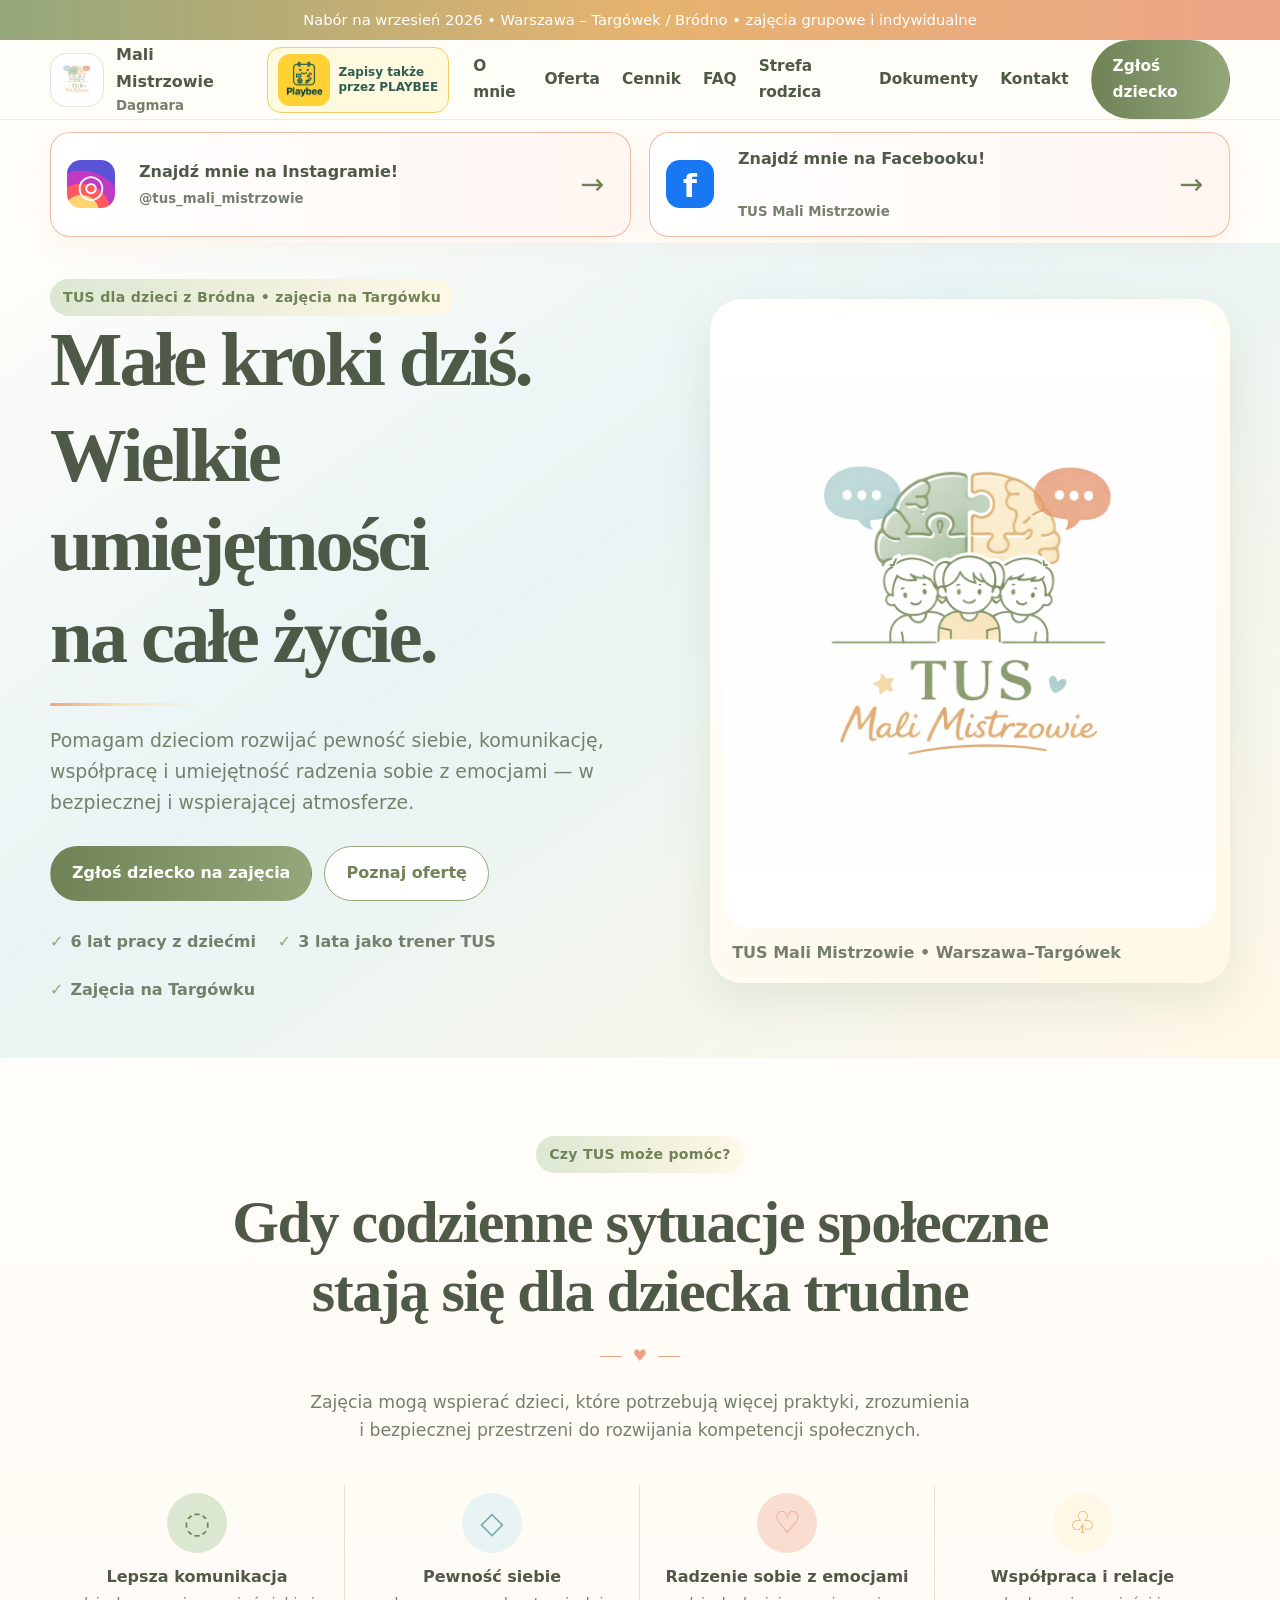
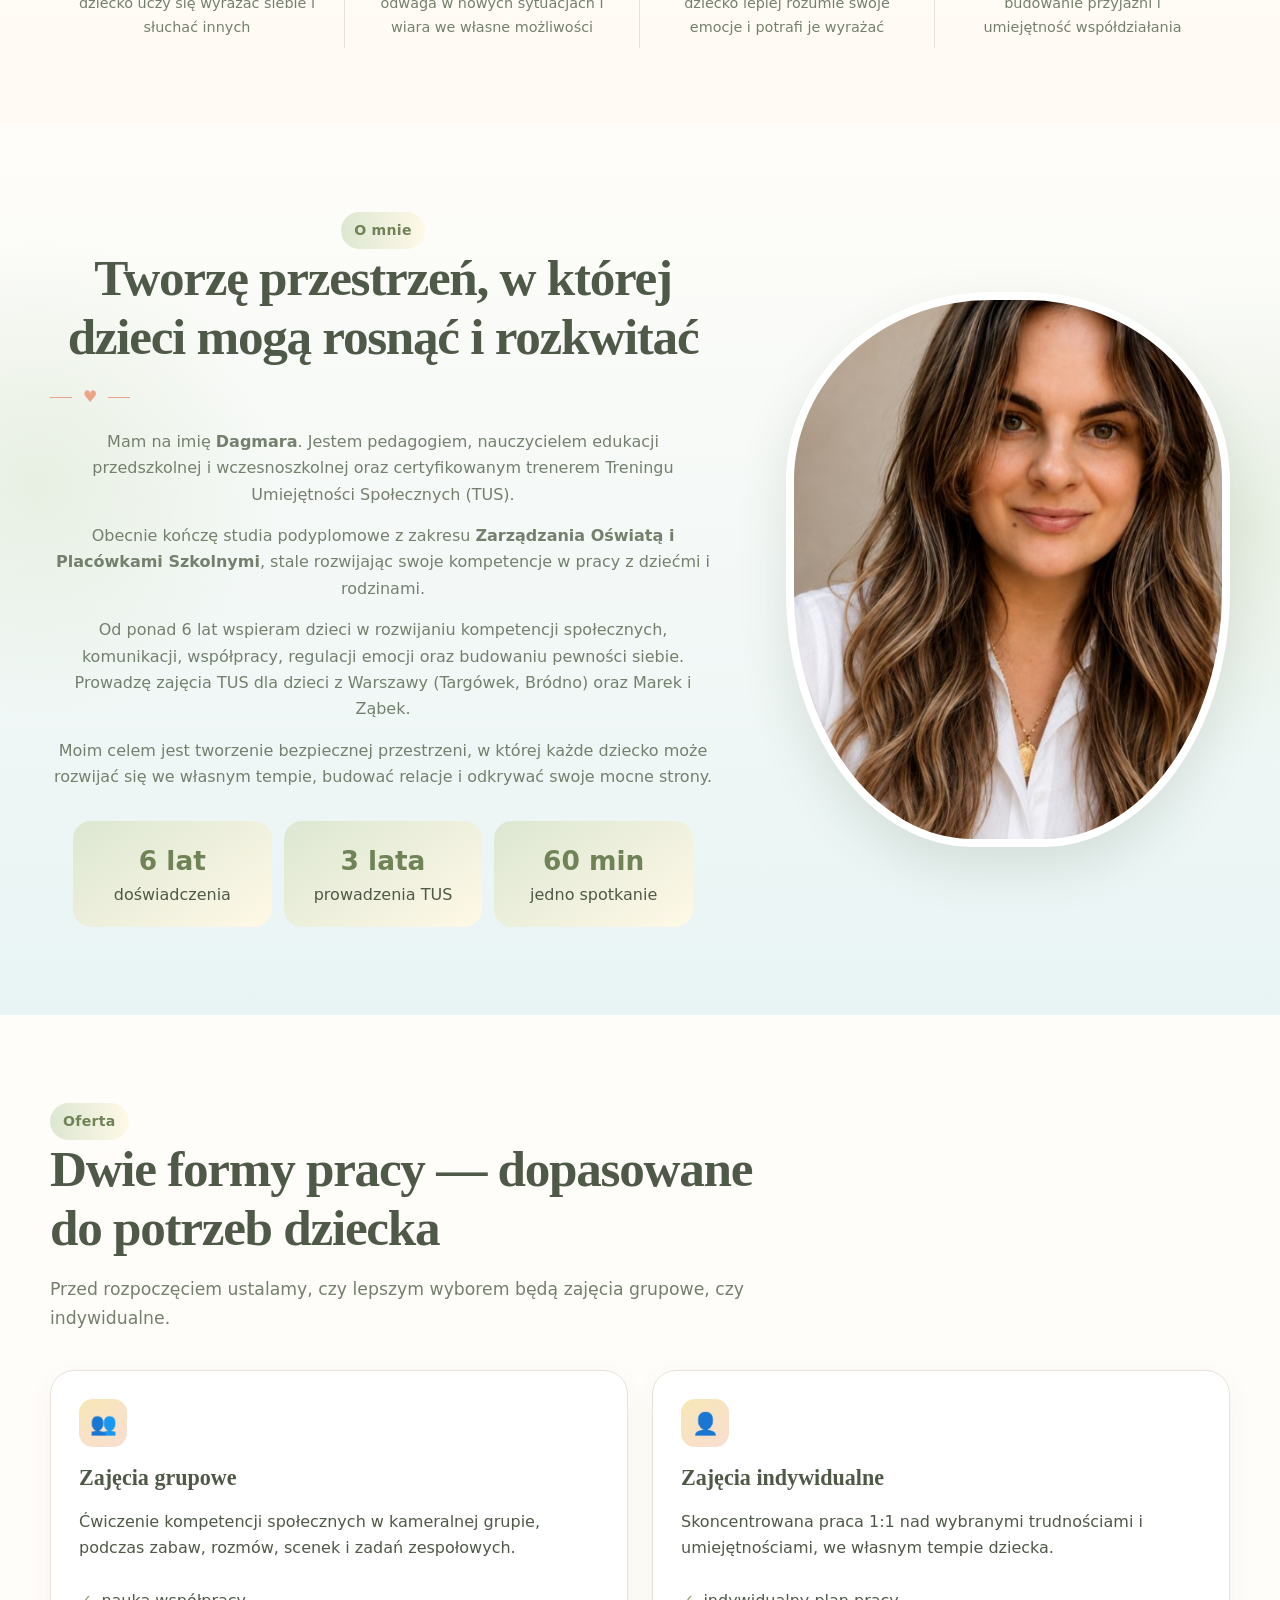
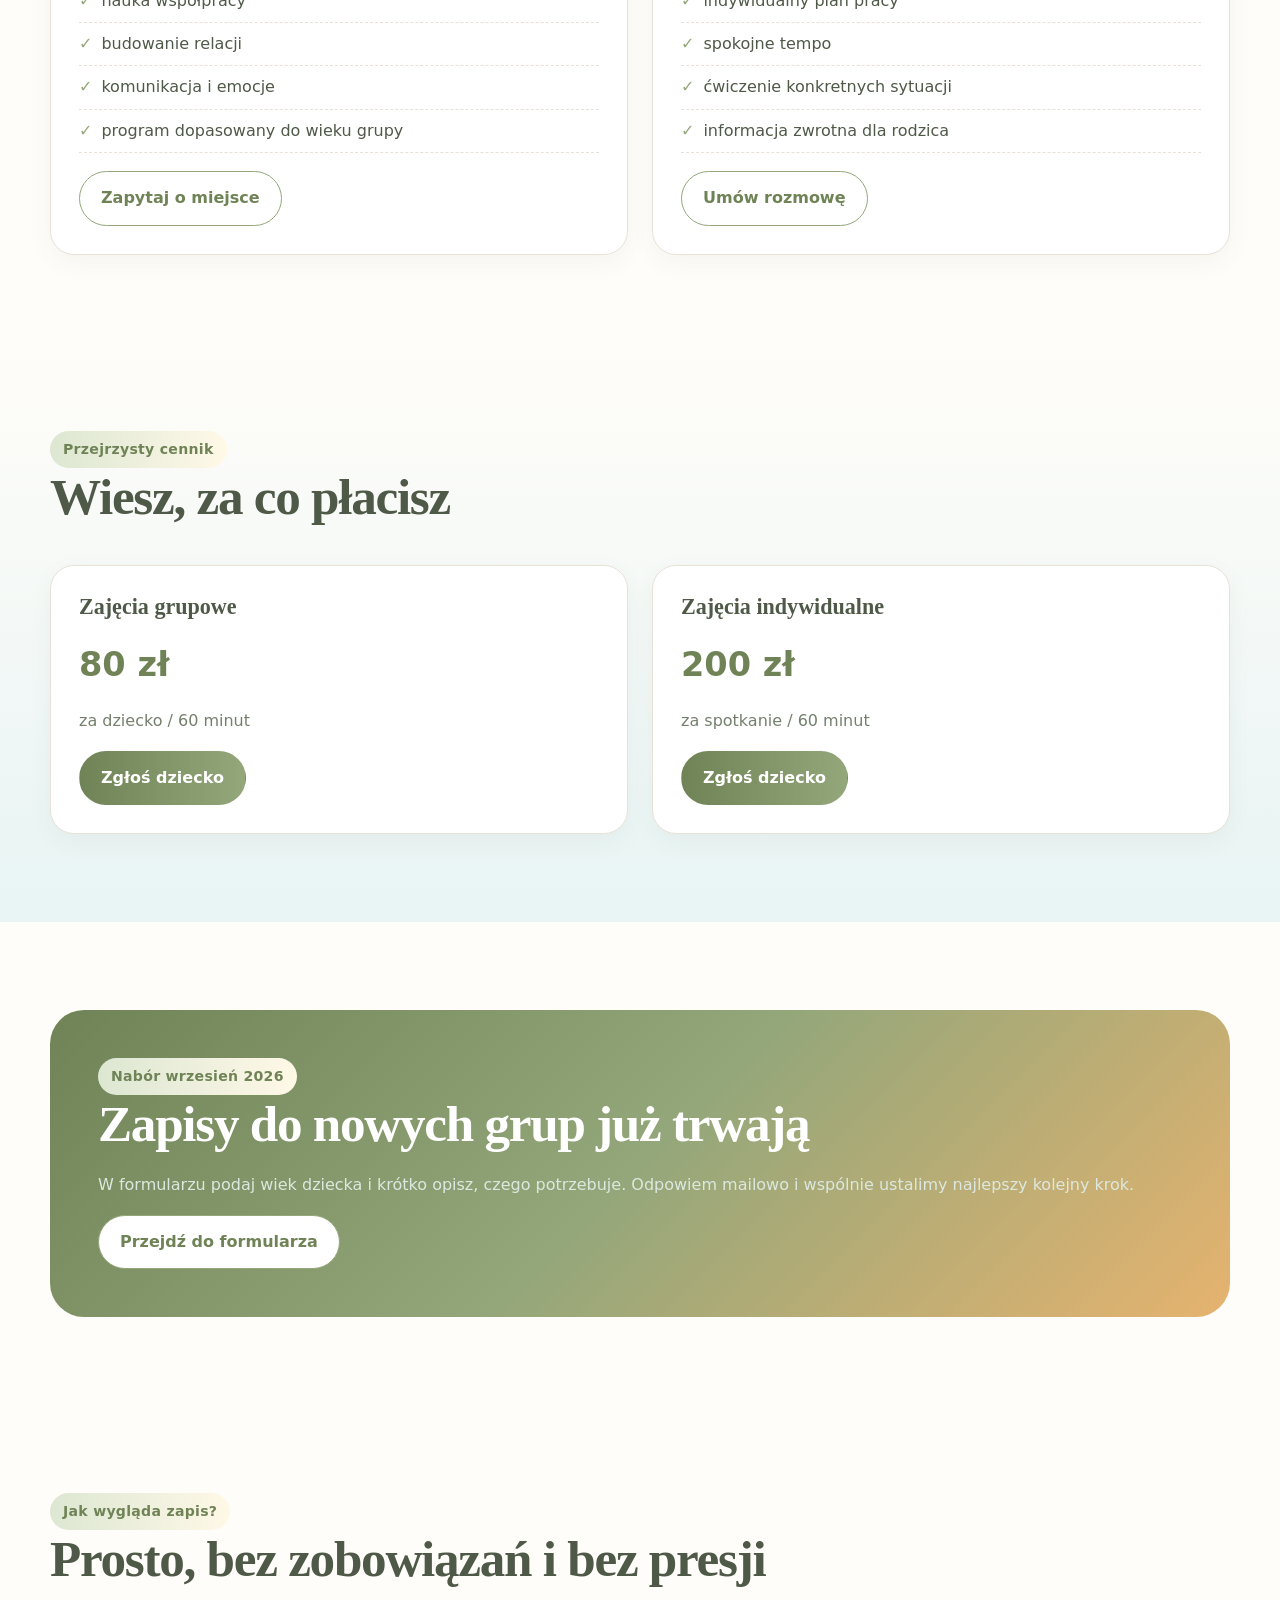
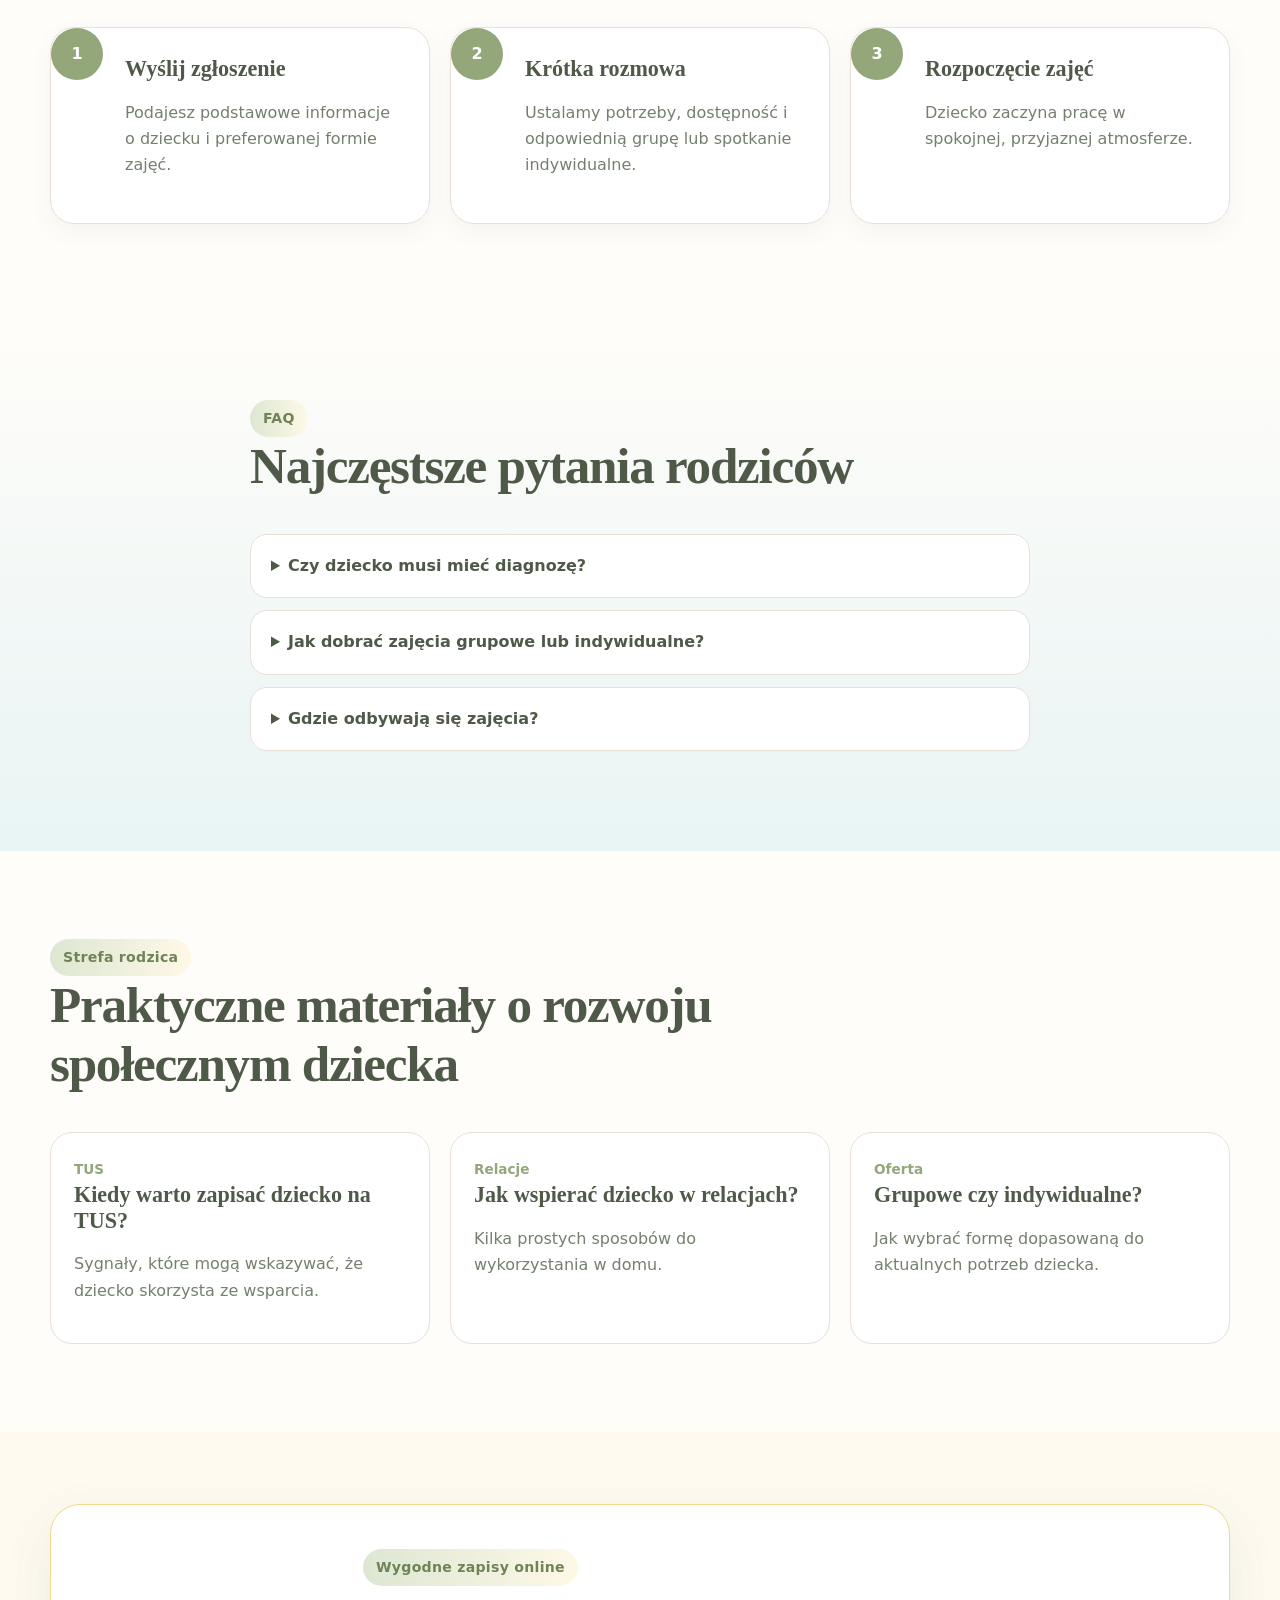
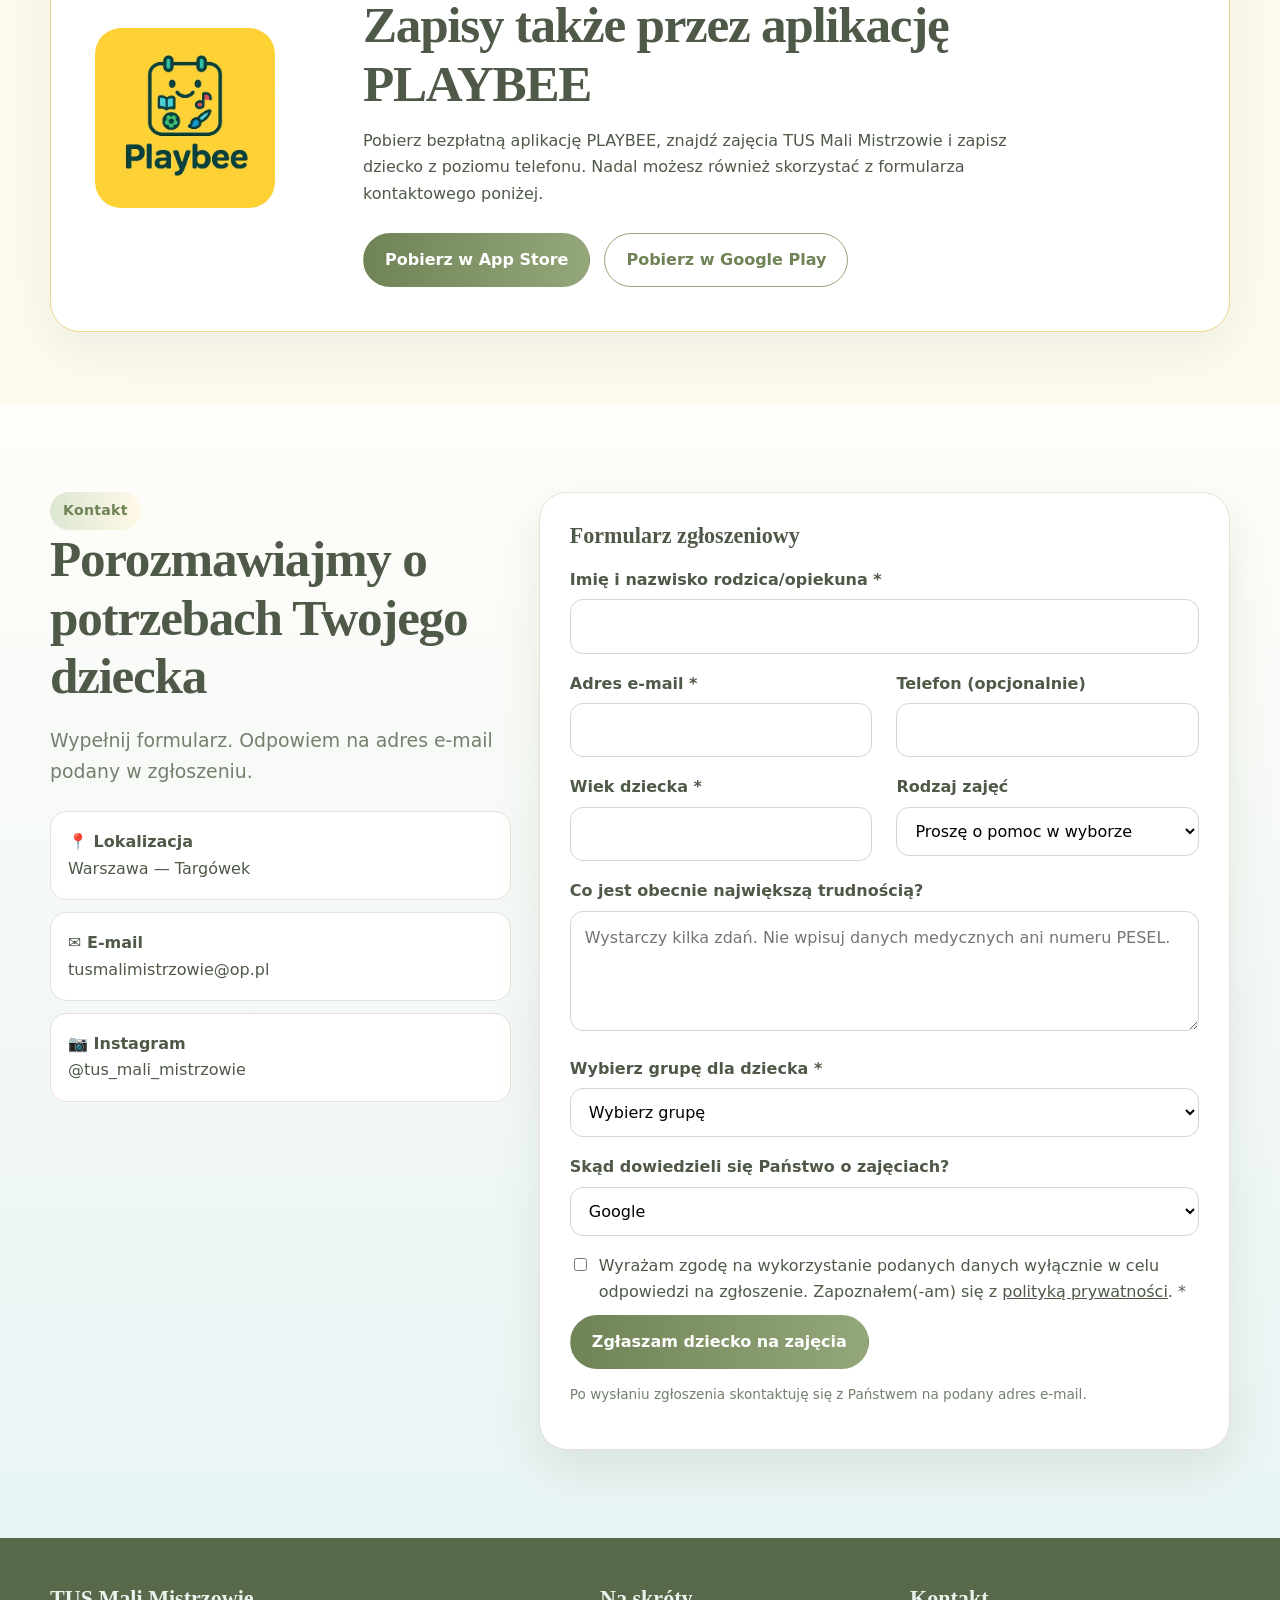
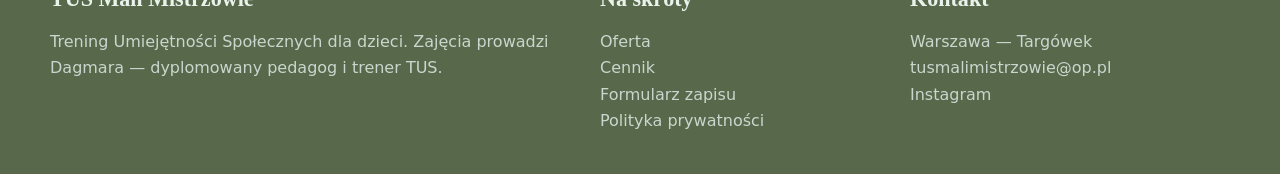
<file: index.html>
<!doctype html>
<html lang="pl">
<head>
<meta charset="utf-8"><meta name="viewport" content="width=device-width,initial-scale=1">
<title>TUS Bródno – zajęcia dla dzieci na Targówku</title>

<meta name="description"
      content="TUS dla dzieci z Bródna. Zajęcia grupowe i indywidualne odbywają się na warszawskim Targówku przy ul. Chodeckiej 4.">

<link rel="canonical" href="https://tusmalimistrzowie.pl/">

<meta property="og:title"
      content="TUS Bródno – zajęcia dla dzieci na Targówku">

<meta property="og:description"
      content="Trening Umiejętności Społecznych dla dzieci z Bródna. Zajęcia odbywają się na Targówku przy ul. Chodeckiej 4.">
<meta property="og:type" content="website">
<link rel="stylesheet" href="assets/css/style.css">
<script type="application/ld+json">
{"@context":"https://schema.org","@type":"EducationalOrganization","name":"TUS Mali Mistrzowie","areaServed":["Targówek","Bródno","Marki","Ząbki","Warszawa"],"email":"tusmalimistrzowie@op.pl","founder":{"@type":"Person","name":"Dagmara"},"sameAs":["https://www.instagram.com/tus_mali_mistrzowie"]}
</script> 
  <!-- Google tag (gtag.js) -->
<script async src="https://www.googletagmanager.com/gtag/js?id=G-EM2VTX6F86"></script>
<script>
  window.dataLayer = window.dataLayer || [];
  function gtag(){dataLayer.push(arguments);}
  gtag('js', new Date());

  gtag('config', 'G-EM2VTX6F86');
</script>
</head>
<body>

<a class="skip" href="#tresc">Przejdź do treści</a>
<div class="topbar">Nabór na wrzesień 2026 • Warszawa – Targówek / Bródno • zajęcia grupowe i indywidualne</div>
<header>
  <div class="container nav">
    <a class="brand" href="index.html"><img class="brand-logo" src="assets/images/zdjecie-1.png" alt="Logo TUS Mali Mistrzowie"><span>Mali Mistrzowie<small>Dagmara</small></span></a>
    <a class="playbee-header" href="#playbee" aria-label="Zapisy także przez aplikację PLAYBEE">
  <img src="assets/images/playbee-logo.png" alt="Logo PLAYBEE" style="width:52px;height:52px;object-fit:contain;border-radius:12px;">
  <span>Zapisy także<br>przez PLAYBEE</span>
</a>
    <button class="mobile-toggle" aria-label="Otwórz menu">☰</button>
    <nav class="menu" aria-label="Menu główne">
      <a href="index.html#o-mnie">O mnie</a>
      <a href="index.html#oferta">Oferta</a>
      <a href="index.html#cennik">Cennik</a>
      <a href="index.html#faq">FAQ</a>
      <a href="index.html#blog">Strefa rodzica</a>
      <a href="dokumenty.html">Dokumenty</a>
      <a href="index.html#kontakt">Kontakt</a>
      <a class="btn btn-primary" href="index.html#formularz">Zgłoś dziecko</a>
    </nav>
  </div>
</header>

<section class="instagram-strip" aria-label="Instagram">
  <div class="container social-grid">
    <a class="instagram-card" href="https://www.instagram.com/tus_mali_mistrzowie" target="_blank" rel="noopener">
      <span class="instagram-icon" aria-hidden="true">◎</span>
      <span>
        <strong>Znajdź mnie na Instagramie!</strong>
        <small>@tus_mali_mistrzowie</small>
      </span>
      <span class="instagram-arrow" aria-hidden="true">→</span>
    </a>
        <a class="instagram-card"
   href="https://www.facebook.com/share/1Q5MGpNiFF/?mibextid=wwXIfr"
   target="_blank"
   rel="noopener noreferrer">

  <span class="instagram-icon"
        aria-hidden="true"
        style="background:#1877f2;color:#ffffff;">
    f
  </span>

  <span>
    <strong>Znajdź mnie na Facebooku!</strong><br>
    <small>TUS Mali Mistrzowie</small>
  </span>

  <span class="instagram-arrow" aria-hidden="true">→</span>

</a>
  </div>
</section>

<main id="tresc">
<section class="hero">
 <div class="container hero-grid">
  <div>
   <span class="eyebrow">TUS dla dzieci z Bródna • zajęcia na Targówku</span>
   <h1 class="hero-title">
      <span>Małe kroki dziś.</span>
      <span>Wielkie umiejętności</span>
      <span>na całe życie.</span>
    </h1>
   <p class="lead">Pomagam dzieciom rozwijać pewność siebie, komunikację, współpracę i umiejętność radzenia sobie z emocjami — w bezpiecznej i wspierającej atmosferze.</p>
   <div class="hero-actions"><a class="btn btn-primary" href="#formularz">Zgłoś dziecko na zajęcia</a><a class="btn btn-secondary" href="#oferta">Poznaj ofertę</a></div>
   <div class="trust"><span>6 lat pracy z dziećmi</span><span>3 lata jako trener TUS</span><span>Zajęcia na Targówku</span></div>
  </div>
  <div class="hero-card"><img src="assets/images/zdjecie-1.png" alt="Logo TUS Mali Mistrzowie"><div class="hero-note">TUS Mali Mistrzowie • Warszawa–Targówek</div></div>
 </div>
</section>


<section class="support-section">
  <div class="container">
    <div class="support-head">
      <span class="eyebrow">Czy TUS może pomóc?</span>
      <h2>Gdy codzienne sytuacje społeczne<br>stają się dla dziecka trudne</h2>
      <div class="heart-divider"><span></span>♥<span></span></div>
      <p>Zajęcia mogą wspierać dzieci, które potrzebują więcej praktyki, zrozumienia<br class="desktop-only"> i bezpiecznej przestrzeni do rozwijania kompetencji społecznych.</p>
    </div>
    <div class="benefits-row">
      <article class="benefit-item">
        <div class="benefit-icon sage">◌</div>
        <h3>Lepsza komunikacja</h3>
        <p>dziecko uczy się wyrażać siebie i słuchać innych</p>
      </article>
      <article class="benefit-item">
        <div class="benefit-icon blue">◇</div>
        <h3>Pewność siebie</h3>
        <p>odwaga w nowych sytuacjach i wiara we własne możliwości</p>
      </article>
      <article class="benefit-item">
        <div class="benefit-icon peach">♡</div>
        <h3>Radzenie sobie z emocjami</h3>
        <p>dziecko lepiej rozumie swoje emocje i potrafi je wyrażać</p>
      </article>
      <article class="benefit-item">
        <div class="benefit-icon apricot">♧</div>
        <h3>Współpraca i relacje</h3>
        <p>budowanie przyjaźni i umiejętność współdziałania</p>
      </article>
    </div>
  </div>
</section>



<section id="o-mnie" class="about-premium">
  <div class="container about-premium-grid">
    <div class="about-copy">
      <span class="eyebrow">O mnie</span>
      <h2>Tworzę przestrzeń, w której<br>dzieci mogą rosnąć i rozkwitać</h2>
      <div class="heart-divider left"><span></span>♥<span></span></div>
      <p>Mam na imię <strong>Dagmara</strong>. Jestem pedagogiem, nauczycielem edukacji przedszkolnej i wczesnoszkolnej oraz certyfikowanym trenerem Treningu Umiejętności Społecznych (TUS).</p>

<p>Obecnie kończę studia podyplomowe z zakresu <strong>Zarządzania Oświatą i Placówkami Szkolnymi</strong>, stale rozwijając swoje kompetencje w pracy z dziećmi i rodzinami.</p>

<p>Od ponad 6 lat wspieram dzieci w rozwijaniu kompetencji społecznych, komunikacji, współpracy, regulacji emocji oraz budowaniu pewności siebie. Prowadzę zajęcia TUS dla dzieci z Warszawy (Targówek, Bródno) oraz Marek i Ząbek.</p>

<p>Moim celem jest tworzenie bezpiecznej przestrzeni, w której każde dziecko może rozwijać się we własnym tempie, budować relacje i odkrywać swoje mocne strony.</p>
      <div class="stats">
        <div class="stat"><strong>6 lat</strong>doświadczenia</div>
        <div class="stat"><strong>3 lata</strong>prowadzenia TUS</div>
        <div class="stat"><strong>60 min</strong>jedno spotkanie</div>
      </div>
    </div>
    <div class="about-photo">
  <img
    src="assets/images/dagmara zdj.png.jpg"
    alt="Dagmara Gut-Muzyka – pedagog i trener TUS"
  >
</div>
  </div>
</section>


<section id="oferta">
 <div class="container">
  <div class="section-head"><span class="eyebrow">Oferta</span><h2>Dwie formy pracy — dopasowane do potrzeb dziecka</h2><p>Przed rozpoczęciem ustalamy, czy lepszym wyborem będą zajęcia grupowe, czy indywidualne.</p></div>
  <div class="grid-2">
   <div class="card"><div class="icon">👥</div><h3>Zajęcia grupowe</h3><p>Ćwiczenie kompetencji społecznych w kameralnej grupie, podczas zabaw, rozmów, scenek i zadań zespołowych.</p><ul class="feature-list"><li>nauka współpracy</li><li>budowanie relacji</li><li>komunikacja i emocje</li><li>program dopasowany do wieku grupy</li></ul><a class="btn btn-secondary" href="#formularz">Zapytaj o miejsce</a></div>
   <div class="card"><div class="icon">👤</div><h3>Zajęcia indywidualne</h3><p>Skoncentrowana praca 1:1 nad wybranymi trudnościami i umiejętnościami, we własnym tempie dziecka.</p><ul class="feature-list"><li>indywidualny plan pracy</li><li>spokojne tempo</li><li>ćwiczenie konkretnych sytuacji</li><li>informacja zwrotna dla rodzica</li></ul><a class="btn btn-secondary" href="#formularz">Umów rozmowę</a></div>
  </div>
 </div>
</section>

<section id="cennik" class="alt">
 <div class="container">
  <div class="section-head"><span class="eyebrow">Przejrzysty cennik</span><h2>Wiesz, za co płacisz</h2></div>
  <div class="grid-2">
   <div class="card"><h3>Zajęcia grupowe</h3><div class="price">80 zł</div><p class="muted">za dziecko / 60 minut</p><a class="btn btn-primary" href="#formularz">Zgłoś dziecko</a></div>
   <div class="card"><h3>Zajęcia indywidualne</h3><div class="price">200 zł</div><p class="muted">za spotkanie / 60 minut</p><a class="btn btn-primary" href="#formularz">Zgłoś dziecko</a></div>
  </div>
 </div>
</section>

<section>
 <div class="container"><div class="cta"><span class="eyebrow">Nabór wrzesień 2026</span><h2>Zapisy do nowych grup już trwają</h2><p>W formularzu podaj wiek dziecka i krótko opisz, czego potrzebuje. Odpowiem mailowo i wspólnie ustalimy najlepszy kolejny krok.</p><a class="btn btn-secondary" href="#formularz">Przejdź do formularza</a></div></div>
</section>

<section>
 <div class="container">
  <div class="section-head"><span class="eyebrow">Jak wygląda zapis?</span><h2>Prosto, bez zobowiązań i bez presji</h2></div>
  <div class="grid-3 steps">
   <div class="card step"><h3>Wyślij zgłoszenie</h3><p class="muted">Podajesz podstawowe informacje o dziecku i preferowanej formie zajęć.</p></div>
   <div class="card step"><h3>Krótka rozmowa</h3><p class="muted">Ustalamy potrzeby, dostępność i odpowiednią grupę lub spotkanie indywidualne.</p></div>
   <div class="card step"><h3>Rozpoczęcie zajęć</h3><p class="muted">Dziecko zaczyna pracę w spokojnej, przyjaznej atmosferze.</p></div>
  </div>
 </div>
</section>

<section id="faq" class="alt">
 <div class="narrow faq"><div class="section-head"><span class="eyebrow">FAQ</span><h2>Najczęstsze pytania rodziców</h2></div>
  <details><summary>Czy dziecko musi mieć diagnozę?</summary><p>Nie. Zajęcia mogą wspierać także dzieci bez diagnozy, które potrzebują ćwiczenia relacji, komunikacji, emocji lub pewności siebie.</p></details>
  <details><summary>Jak dobrać zajęcia grupowe lub indywidualne?</summary><p>Po otrzymaniu zgłoszenia omawiam potrzeby dziecka i proponuję formę, która na danym etapie będzie najbardziej pomocna.</p></details>
  <details><summary>Gdzie odbywają się zajęcia?</summary><p>Zajęcia odbywają się na warszawskim Targówku. Dokładne informacje organizacyjne przekazuję rodzicom podczas kontaktu.</p></details>
 </div>
</section>

<section id="blog">
 <div class="container"><div class="section-head"><span class="eyebrow">Strefa rodzica</span><h2>Praktyczne materiały o rozwoju społecznym dziecka</h2></div>
  <div class="blog-grid">
   <a class="blog-card" href="blog/kiedy-warto-zapisac-dziecko-na-tus.html"><div class="content"><span class="tag">TUS</span><h3>Kiedy warto zapisać dziecko na TUS?</h3><p class="muted">Sygnały, które mogą wskazywać, że dziecko skorzysta ze wsparcia.</p></div></a>
   <a class="blog-card" href="blog/jak-pomoc-dziecku-w-relacjach.html"><div class="content"><span class="tag">Relacje</span><h3>Jak wspierać dziecko w relacjach?</h3><p class="muted">Kilka prostych sposobów do wykorzystania w domu.</p></div></a>
   <a class="blog-card" href="blog/zajecia-grupowe-czy-indywidualne.html"><div class="content"><span class="tag">Oferta</span><h3>Grupowe czy indywidualne?</h3><p class="muted">Jak wybrać formę dopasowaną do aktualnych potrzeb dziecka.</p></div></a>
  </div>
 </div>
</section>
<section id="playbee" class="playbee-section">
  <div class="container">
    <div class="playbee-card">

     <img class="playbee-logo" src="assets/images/playbee-logo.png" alt="PLAYBEE – aplikacja do zapisów na zajęcia" style="width:180px;height:180px;object-fit:contain;border-radius:26px;">

      <div class="playbee-content">
        <span class="eyebrow">Wygodne zapisy online</span>
        <h2>Zapisy także przez aplikację PLAYBEE</h2>
        <p>
          Pobierz bezpłatną aplikację PLAYBEE, znajdź zajęcia
          TUS Mali Mistrzowie i zapisz dziecko z poziomu telefonu.
          Nadal możesz również skorzystać z formularza kontaktowego poniżej.
        </p>

        <div class="playbee-actions">
          <a
            class="btn btn-primary"
            href="https://apps.apple.com/pl/app/playbee/id6778098296?l=pl"
            target="_blank"
            rel="noopener noreferrer"
          >
            Pobierz w App Store
          </a>

          <a
  class="btn btn-secondary"
  href="https://play.google.com/store/apps/details?id=playbee.playbee.pl"
  target="_blank"
  rel="noopener noreferrer"
>
  Pobierz w Google Play
</a>

</div>
</div>
</div>
</div>
</section>
<section id="kontakt" class="alt">
 <div class="container form-wrap">
  <div><span class="eyebrow">Kontakt</span><h2>Porozmawiajmy o potrzebach Twojego dziecka</h2><p class="lead">Wypełnij formularz. Odpowiem na adres e-mail podany w zgłoszeniu.</p>
   <div class="contact-list"><div class="contact-item"><strong>📍 Lokalizacja</strong><br>Warszawa — Targówek</div><div class="contact-item"><strong>✉️ E-mail</strong><br><a href="mailto:tusmalimistrzowie@op.pl">tusmalimistrzowie@op.pl</a></div><div class="contact-item"><strong>📷 Instagram</strong><br><a target="_blank" rel="noopener" href="https://www.instagram.com/tus_mali_mistrzowie">@tus_mali_mistrzowie</a></div></div>
  </div>
  <div class="form-card" id="formularz"><h3>Formularz zgłoszeniowy</h3>
<form id="zgloszenie" name="zgloszenie" method="POST" action="https://formspree.io/f/xnpaajzz">    <input type="hidden" name="form-name" value="zgloszenie"><p hidden><label>Nie wypełniaj: <input name="bot-field"></label></p>
    <div class="field"><label for="rodzic">Imię i nazwisko rodzica/opiekuna *</label><input id="rodzic" name="rodzic" required autocomplete="name"></div>
    <div class="grid-2"><div class="field"><label for="email">Adres e-mail *</label><input id="email" name="email" type="email" required autocomplete="email"></div><div class="field"><label for="telefon">Telefon (opcjonalnie)</label><input id="telefon" name="telefon" type="tel" autocomplete="tel"></div></div>
    <div class="grid-2"><div class="field"><label for="wiek">Wiek dziecka *</label><input id="wiek" name="wiek" type="number" min="3" max="18" required></div><div class="field"><label for="rodzaj">Rodzaj zajęć</label><select id="rodzaj" name="rodzaj"><option>Proszę o pomoc w wyborze</option><option>Grupowe</option><option>Indywidualne</option></select></div></div>
    <div class="field"><label for="opis">Co jest obecnie największą trudnością?</label><textarea id="opis" name="opis" placeholder="Wystarczy kilka zdań. Nie wpisuj danych medycznych ani numeru PESEL."></textarea></div>
   <div class="field">
  <label for="termin">Wybierz grupę dla dziecka *</label>
  <select id="termin" name="termin" required>
    <option value="" selected disabled>Wybierz grupę</option>
    <option value="Wtorek, godz. 17:00 — dzieci 4–6 lat">Wtorek, godz. 17:00 — dzieci 4–6 lat</option>
    <option value="Wtorek, godz. 18:00 — dzieci 7–9 lat">Wtorek, godz. 18:00 — dzieci 7–9 lat</option>
    <option value="Czwartek, godz. 17:00 — dzieci 10–12 lat">Czwartek, godz. 17:00 — dzieci 10–12 lat</option>
    <option value="Czwartek, godz. 18:00 — młodzież 13–15+ lat">Czwartek, godz. 18:00 — młodzież 13–15+ lat</option>
    <option value="Proszę o pomoc w wyborze grupy">Nie wiem, która grupa będzie odpowiednia — proszę o kontakt</option>
  </select>
</div>
     
    <div class="field"><label for="zrodlo">Skąd dowiedzieli się Państwo o zajęciach?</label><select id="zrodlo" name="zrodlo"><option>Google</option><option>Instagram</option><option>Polecenie</option><option>Szkoła lub przedszkole</option><option>Inne</option></select></div>
    <div class="checks"><label><input type="checkbox" name="privacy" required> <span>Wyrażam zgodę na wykorzystanie podanych danych wyłącznie w celu odpowiedzi na zgłoszenie. Zapoznałem(-am) się z <a href="dokumenty/polityka-prywatnosci.html"><u>polityką prywatności</u></a>. *</span></label></div>
    <button class="btn btn-primary" type="submit">Zgłaszam dziecko na zajęcia</button><p class="fine">Po wysłaniu zgłoszenia skontaktuję się z Państwem na podany adres e-mail.</p>
   </form>
  </div>
 </div>
</section>
</main>

<footer>
 <div class="container">
  <div class="footer-grid">
   <div><h3>TUS Mali Mistrzowie</h3><p>Trening Umiejętności Społecznych dla dzieci. Zajęcia prowadzi Dagmara — dyplomowany pedagog i trener TUS.</p></div>
   <div><h3>Na skróty</h3><p><a href="index.html#oferta">Oferta</a><br><a href="index.html#cennik">Cennik</a><br><a href="index.html#formularz">Formularz zapisu</a><br><a href="dokumenty/polityka-prywatnosci.html">Polityka prywatności</a></p></div>
   <div><h3>Kontakt</h3><p>Warszawa — Targówek<br><a href="mailto:tusmalimistrzowie@op.pl">tusmalimistrzowie@op.pl</a><br><a target="_blank" rel="noopener" href="https://www.instagram.com/tus_mali_mistrzowie">Instagram</a></p></div>
  </div>
 </div>
</footer>
<div class="sticky-mobile"><a href="index.html#formularz">Zgłoś dziecko</a><a href="mailto:tusmalimistrzowie@op.pl">Napisz e-mail</a></div>
<script src="assets/js/main.js"></script>
  <script>
  const formularz = document.getElementById("zgloszenie");

  formularz.addEventListener("submit", async function (event) {
    event.preventDefault();

    const przycisk = formularz.querySelector('button[type="submit"]');
    przycisk.disabled = true;
    przycisk.textContent = "Wysyłanie...";

    try {
      const odpowiedz = await fetch(formularz.action, {
        method: "POST",
        body: new FormData(formularz),
        headers: {
          "Accept": "application/json"
        }
      });

      if (odpowiedz.ok) {
        window.location.href = "dziekujemy.html";
      } else {
        throw new Error("Nie udało się wysłać formularza");
      }
    } catch (blad) {
      alert("Nie udało się wysłać zgłoszenia. Spróbuj ponownie.");
      przycisk.disabled = false;
      p=rzycisk.textContent = "Wyślij zgłoszenie";
    }
  });
</script>
</body></html>
</file>
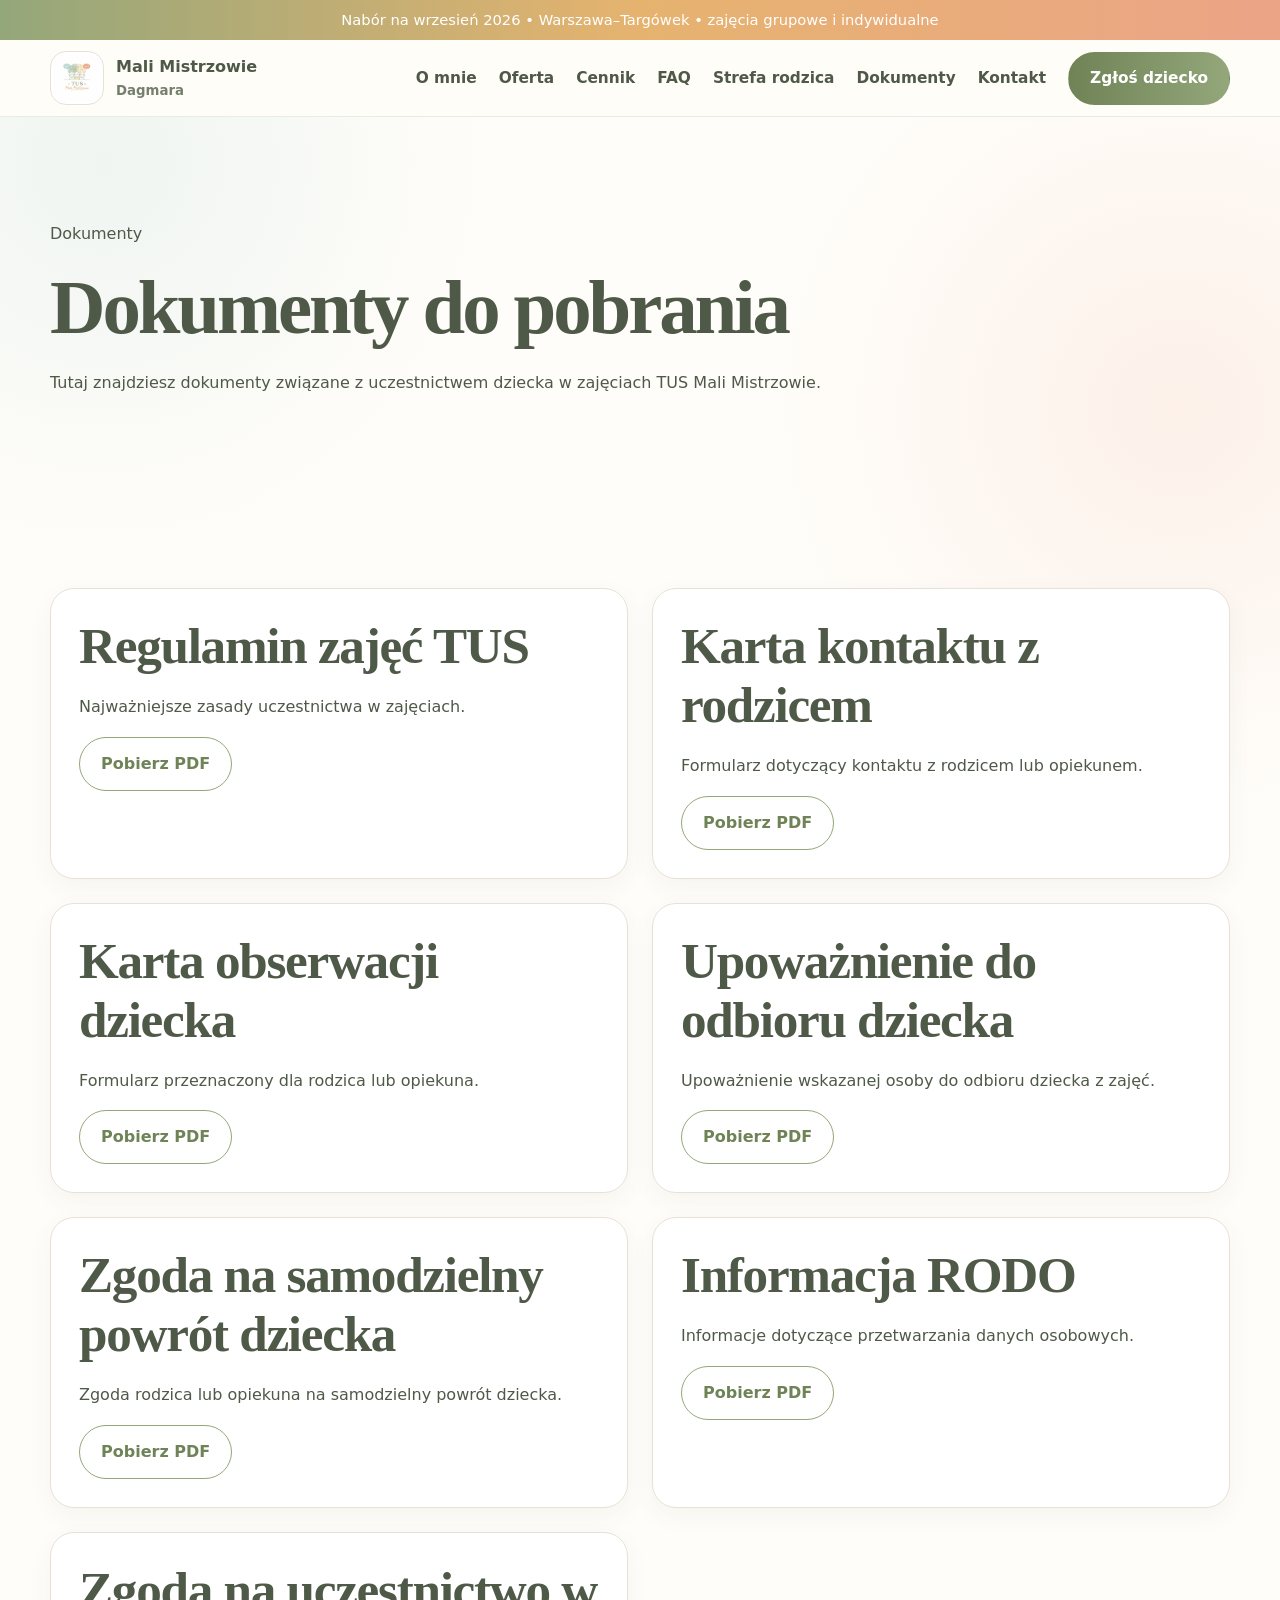
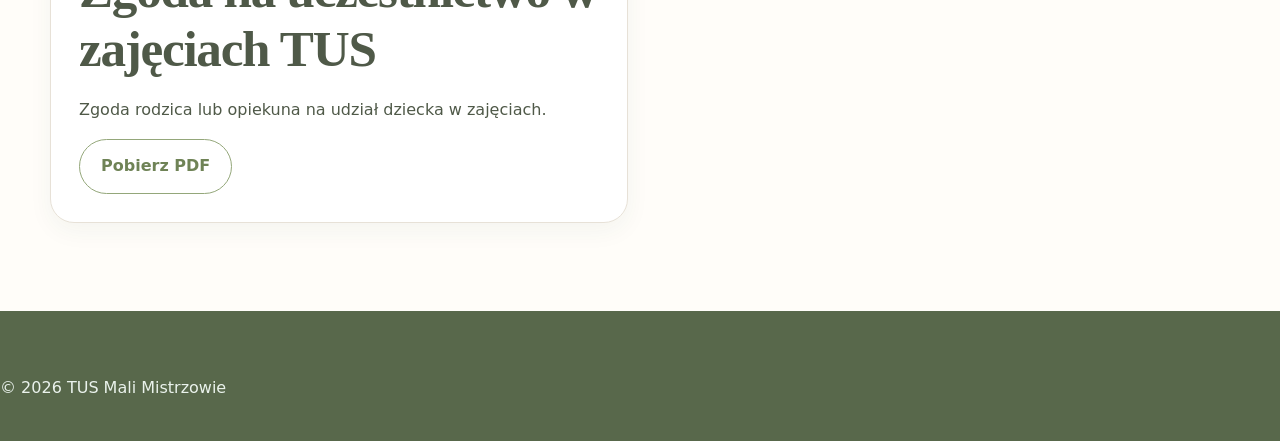
<file: dokumenty.html>
<!DOCTYPE html>
<html lang="pl">
<head>
  <meta charset="UTF-8">
  <meta name="viewport" content="width=device-width, initial-scale=1.0">

  <title>Dokumenty do pobrania | TUS Mali Mistrzowie</title>

  <link rel="stylesheet" href="assets/css/style.css">
</head>

<body>

  <a class="skip" href="#tresc">Przejdź do treści</a>
<div class="topbar">Nabór na wrzesień 2026 • Warszawa–Targówek • zajęcia grupowe i indywidualne</div>
<header>
  <div class="container nav">
    <a class="brand" href="index.html"><img class="brand-logo" src="assets/images/zdjecie-1.png" alt="Logo TUS Mali Mistrzowie"><span>Mali Mistrzowie<small>Dagmara</small></span></a>
    <button class="mobile-toggle" aria-label="Otwórz menu">☰</button>
    <nav class="menu" aria-label="Menu główne">
      <a href="index.html#o-mnie">O mnie</a>
      <a href="index.html#oferta">Oferta</a>
      <a href="index.html#cennik">Cennik</a>
      <a href="index.html#faq">FAQ</a>
      <a href="index.html#blog">Strefa rodzica</a>
      <a href="dokumenty.html">Dokumenty</a>
      <a href="index.html#kontakt">Kontakt</a>
      <a class="btn btn-primary" href="index.html#formularz">Zgłoś dziecko</a>
    </nav>
  </div>
</header>

  <main>

    <section class="hero-small">
      <div class="container">
        <p>Dokumenty</p>
        <h1>Dokumenty do pobrania</h1>
        <p>
          Tutaj znajdziesz dokumenty związane z uczestnictwem dziecka
          w zajęciach TUS Mali Mistrzowie.
        </p>
      </div>
    </section>

    <section class="documents">
      <div class="container">

        <div class="grid-2">

          <div class="card">
            <h2>Regulamin zajęć TUS</h2>
            <p>Najważniejsze zasady uczestnictwa w zajęciach.</p>
            <a class="btn btn-secondary"
               href="dokumenty/regulamin-zajec-tus.pdf.pdf"
               target="_blank">
              Pobierz PDF
            </a>
          </div>

          <div class="card">
            <h2>Karta kontaktu z rodzicem</h2>
            <p>Formularz dotyczący kontaktu z rodzicem lub opiekunem.</p>
            <a class="btn btn-secondary"
               href="dokumenty/karta-kontaktu-z-rodzicem.pdf.pdf"
               target="_blank">
              Pobierz PDF
            </a>
          </div>

          <div class="card">
            <h2>Karta obserwacji dziecka</h2>
            <p>Formularz przeznaczony dla rodzica lub opiekuna.</p>
            <a class="btn btn-secondary"
               href="dokumenty/karta-obserwacji-dziecka.pdf.pdf"
               target="_blank">
              Pobierz PDF
            </a>
          </div>
          <div class="card">
            <h2>Upoważnienie do odbioru dziecka</h2>
            <p>Upoważnienie wskazanej osoby do odbioru dziecka z zajęć.</p>
            <a class="btn btn-secondary"
               href="dokumenty/Upowaznienie-do-odbioru-dziecka.pdf.pdf"
               target="_blank">
              Pobierz PDF
            </a>
          </div>

          <div class="card">
            <h2>Zgoda na samodzielny powrót dziecka</h2>
            <p>Zgoda rodzica lub opiekuna na samodzielny powrót dziecka.</p>
            <a class="btn btn-secondary"
               href="dokumenty/Zgoda-na-samodzielny-powrot-dziecka.pdf.pdf"
               target="_blank">
              Pobierz PDF
            </a>
          </div>

          <div class="card">
            <h2>Informacja RODO</h2>
            <p>Informacje dotyczące przetwarzania danych osobowych.</p>
            <a class="btn btn-secondary"
               href="dokumenty/Zgoda-RODO-TUS.pdf.pdf"
               target="_blank">
              Pobierz PDF
            </a>
          </div>

          <div class="card">
            <h2>Zgoda na uczestnictwo w zajęciach TUS</h2>
            <p>Zgoda rodzica lub opiekuna na udział dziecka w zajęciach.</p>
            <a class="btn btn-secondary"
               href="dokumenty/zgoda-tus.pdf"
               target="_blank">
              Pobierz PDF
            </a>
          </div>
        </div>

      </div>
    </section>

  </main>

  <footer>
    <p>&copy; 2026 TUS Mali Mistrzowie</p>
  </footer>

</body>
</html>
</file>
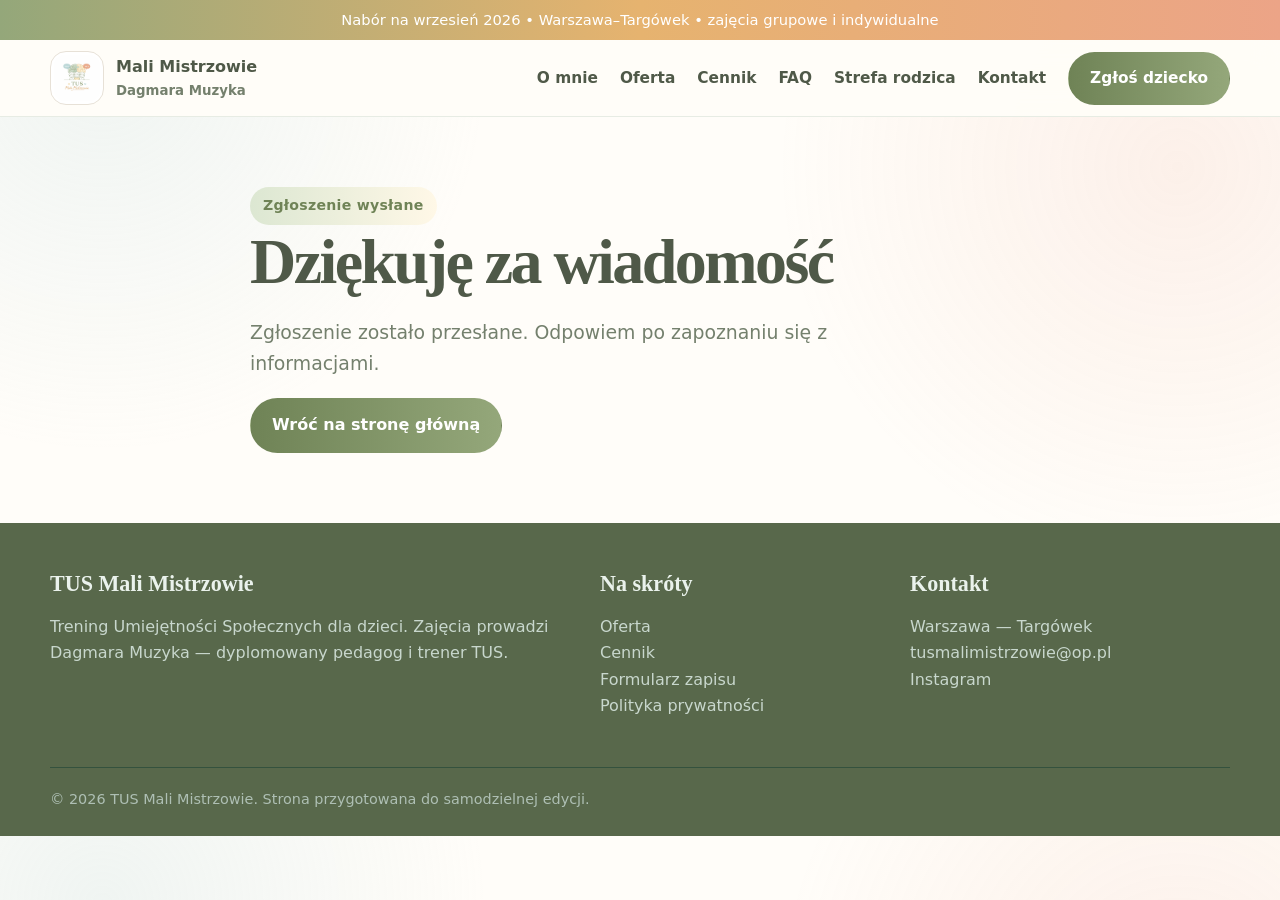
<file: dziekujemy.html>
<!doctype html><html lang="pl"><head><meta charset="utf-8"><meta name="viewport" content="width=device-width,initial-scale=1"><title>Dziękuję za zgłoszenie | TUS Mali Mistrzowie</title><link rel="stylesheet" href="assets/css/style.css"></head><body>
<a class="skip" href="#tresc">Przejdź do treści</a>
<div class="topbar">Nabór na wrzesień 2026 • Warszawa–Targówek • zajęcia grupowe i indywidualne</div>
<header>
  <div class="container nav">
    <a class="brand" href="index.html"><img class="brand-logo" src="assets/images/zdjecie-1.png" alt="Logo TUS Mali Mistrzowie"><span>Mali Mistrzowie<small>Dagmara Muzyka</small></span></a>
    <button class="mobile-toggle" aria-label="Otwórz menu">☰</button>
    <nav class="menu" aria-label="Menu główne">
      <a href="index.html#o-mnie">O mnie</a>
      <a href="index.html#oferta">Oferta</a>
      <a href="index.html#cennik">Cennik</a>
      <a href="index.html#faq">FAQ</a>
      <a href="index.html#blog">Strefa rodzica</a>
      <a href="index.html#kontakt">Kontakt</a>
      <a class="btn btn-primary" href="index.html#formularz">Zgłoś dziecko</a>
    </nav>
  </div>
</header><main class="article"><div class="narrow"><span class="eyebrow">Zgłoszenie wysłane</span><h1>Dziękuję za wiadomość</h1><p class="lead">Zgłoszenie zostało przesłane. Odpowiem po zapoznaniu się z informacjami.</p><a class="btn btn-primary" href="index.html">Wróć na stronę główną</a></div></main>
<footer>
 <div class="container">
  <div class="footer-grid">
   <div><h3>TUS Mali Mistrzowie</h3><p>Trening Umiejętności Społecznych dla dzieci. Zajęcia prowadzi Dagmara Muzyka — dyplomowany pedagog i trener TUS.</p></div>
   <div><h3>Na skróty</h3><p><a href="index.html#oferta">Oferta</a><br><a href="index.html#cennik">Cennik</a><br><a href="index.html#formularz">Formularz zapisu</a><br><a href="dokumenty/polityka-prywatnosci.html">Polityka prywatności</a></p></div>
   <div><h3>Kontakt</h3><p>Warszawa — Targówek<br><a href="mailto:tusmalimistrzowie@op.pl">tusmalimistrzowie@op.pl</a><br><a target="_blank" rel="noopener" href="https://www.instagram.com/tus_mali_mistrzowie">Instagram</a></p></div>
  </div>
  <div class="copyright">© <span data-year></span> TUS Mali Mistrzowie. Strona przygotowana do samodzielnej edycji.</div>
 </div>
</footer>
<div class="sticky-mobile"><a href="index.html#formularz">Zgłoś dziecko</a><a href="mailto:tusmalimistrzowie@op.pl">Napisz e-mail</a></div>
<script src="assets/js/main.js"></script></body></html>
</file>
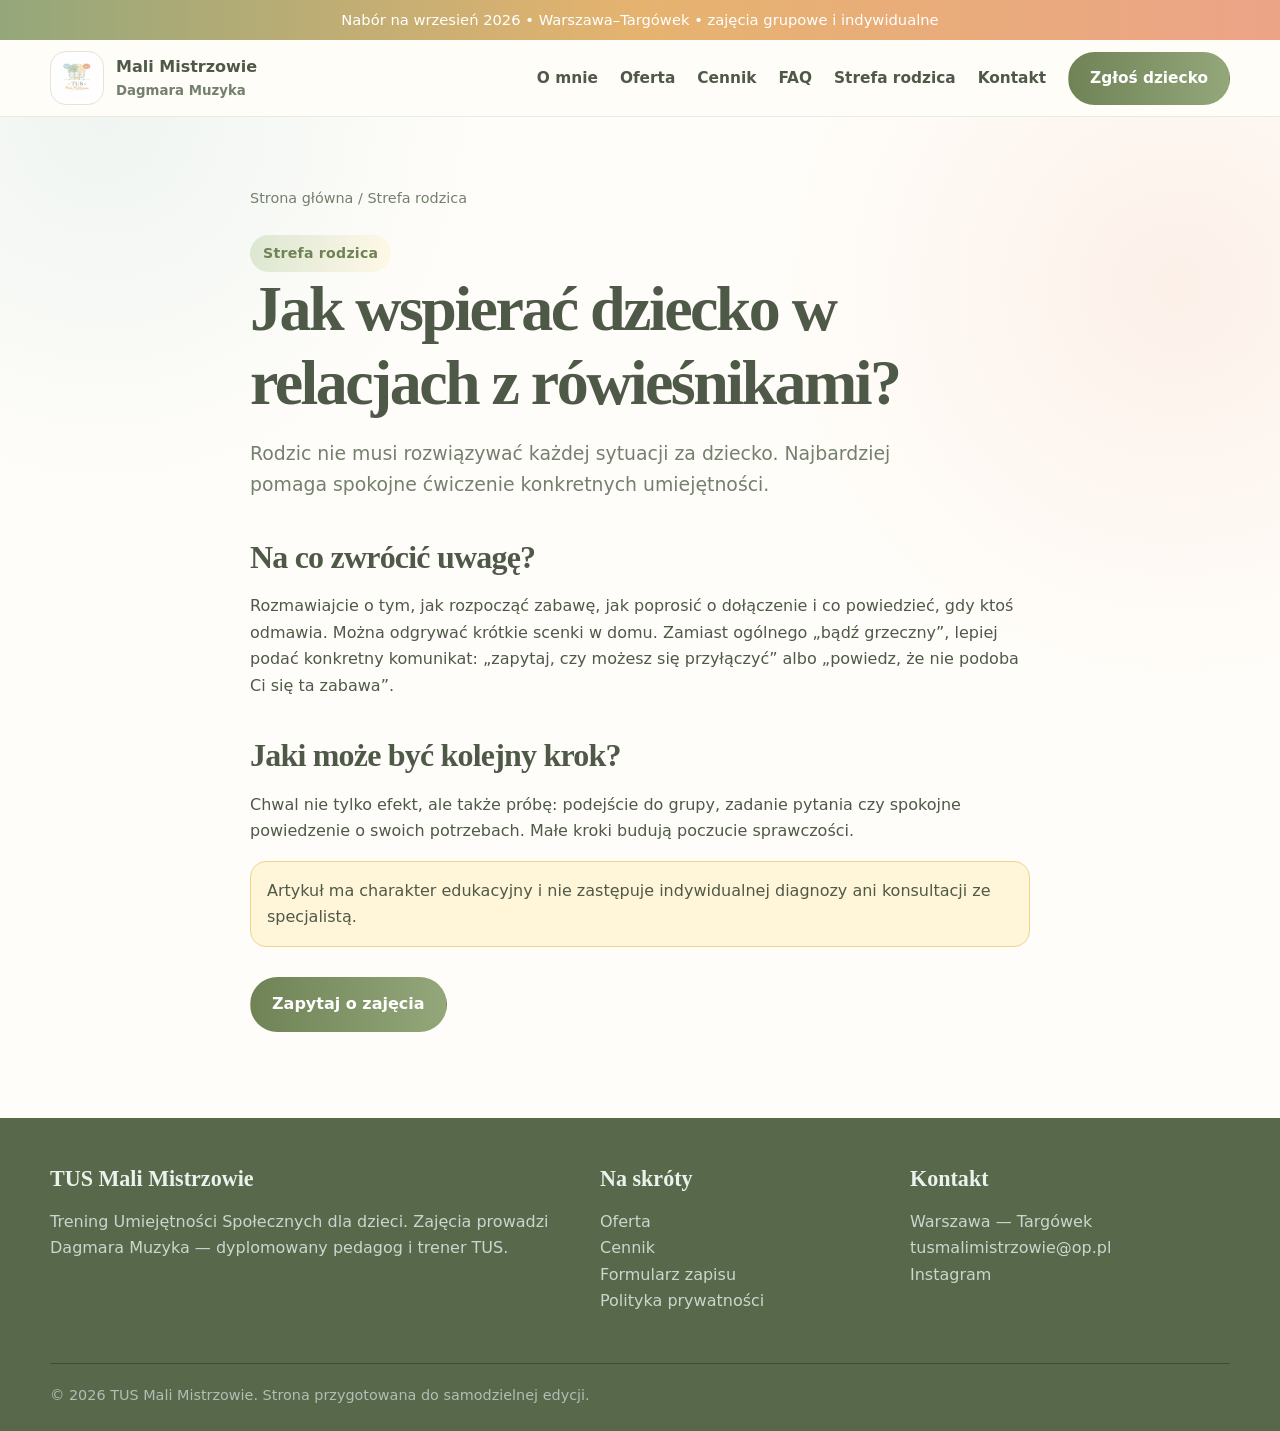
<file: blog/jak-pomoc-dziecku-w-relacjach.html>
<!doctype html><html lang="pl"><head><meta charset="utf-8"><meta name="viewport" content="width=device-width,initial-scale=1"><title>Jak wspierać dziecko w relacjach z rówieśnikami? | TUS Mali Mistrzowie</title><meta name="description" content="Rodzic nie musi rozwiązywać każdej sytuacji za dziecko. Najbardziej pomaga spokojne ćwiczenie konkretnych umiejętności."><link rel="stylesheet" href="../assets/css/style.css"></head><body>
<a class="skip" href="#tresc">Przejdź do treści</a>
<div class="topbar">Nabór na wrzesień 2026 • Warszawa–Targówek • zajęcia grupowe i indywidualne</div>
<header>
  <div class="container nav">
    <a class="brand" href="../index.html"><img class="brand-logo" src="../assets/images/zdjecie-1.png" alt="Logo TUS Mali Mistrzowie"><span>Mali Mistrzowie<small>Dagmara Muzyka</small></span></a>
    <button class="mobile-toggle" aria-label="Otwórz menu">☰</button>
    <nav class="menu" aria-label="Menu główne">
      <a href="../index.html#o-mnie">O mnie</a>
      <a href="../index.html#oferta">Oferta</a>
      <a href="../index.html#cennik">Cennik</a>
      <a href="../index.html#faq">FAQ</a>
      <a href="../index.html#blog">Strefa rodzica</a>
      <a href="../index.html#kontakt">Kontakt</a>
      <a class="btn btn-primary" href="../index.html#formularz">Zgłoś dziecko</a>
    </nav>
  </div>
</header><main class="article"><article class="narrow"><div class="breadcrumbs"><a href="../index.html">Strona główna</a> / Strefa rodzica</div><span class="eyebrow">Strefa rodzica</span><h1>Jak wspierać dziecko w relacjach z rówieśnikami?</h1><p class="lead">Rodzic nie musi rozwiązywać każdej sytuacji za dziecko. Najbardziej pomaga spokojne ćwiczenie konkretnych umiejętności.</p><h2>Na co zwrócić uwagę?</h2><p>Rozmawiajcie o tym, jak rozpocząć zabawę, jak poprosić o dołączenie i co powiedzieć, gdy ktoś odmawia. Można odgrywać krótkie scenki w domu. Zamiast ogólnego „bądź grzeczny”, lepiej podać konkretny komunikat: „zapytaj, czy możesz się przyłączyć” albo „powiedz, że nie podoba Ci się ta zabawa”.</p><h2>Jaki może być kolejny krok?</h2><p>Chwal nie tylko efekt, ale także próbę: podejście do grupy, zadanie pytania czy spokojne powiedzenie o swoich potrzebach. Małe kroki budują poczucie sprawczości.</p><div class="notice">Artykuł ma charakter edukacyjny i nie zastępuje indywidualnej diagnozy ani konsultacji ze specjalistą.</div><p style="margin-top:30px"><a class="btn btn-primary" href="../index.html#formularz">Zapytaj o zajęcia</a></p></article></main>
<footer>
 <div class="container">
  <div class="footer-grid">
   <div><h3>TUS Mali Mistrzowie</h3><p>Trening Umiejętności Społecznych dla dzieci. Zajęcia prowadzi Dagmara Muzyka — dyplomowany pedagog i trener TUS.</p></div>
   <div><h3>Na skróty</h3><p><a href="../index.html#oferta">Oferta</a><br><a href="../index.html#cennik">Cennik</a><br><a href="../index.html#formularz">Formularz zapisu</a><br><a href="../dokumenty/polityka-prywatnosci.html">Polityka prywatności</a></p></div>
   <div><h3>Kontakt</h3><p>Warszawa — Targówek<br><a href="mailto:tusmalimistrzowie@op.pl">tusmalimistrzowie@op.pl</a><br><a target="_blank" rel="noopener" href="https://www.instagram.com/tus_mali_mistrzowie">Instagram</a></p></div>
  </div>
  <div class="copyright">© <span data-year></span> TUS Mali Mistrzowie. Strona przygotowana do samodzielnej edycji.</div>
 </div>
</footer>
<div class="sticky-mobile"><a href="../index.html#formularz">Zgłoś dziecko</a><a href="mailto:tusmalimistrzowie@op.pl">Napisz e-mail</a></div>
<script src="../assets/js/main.js"></script></body></html>
</file>
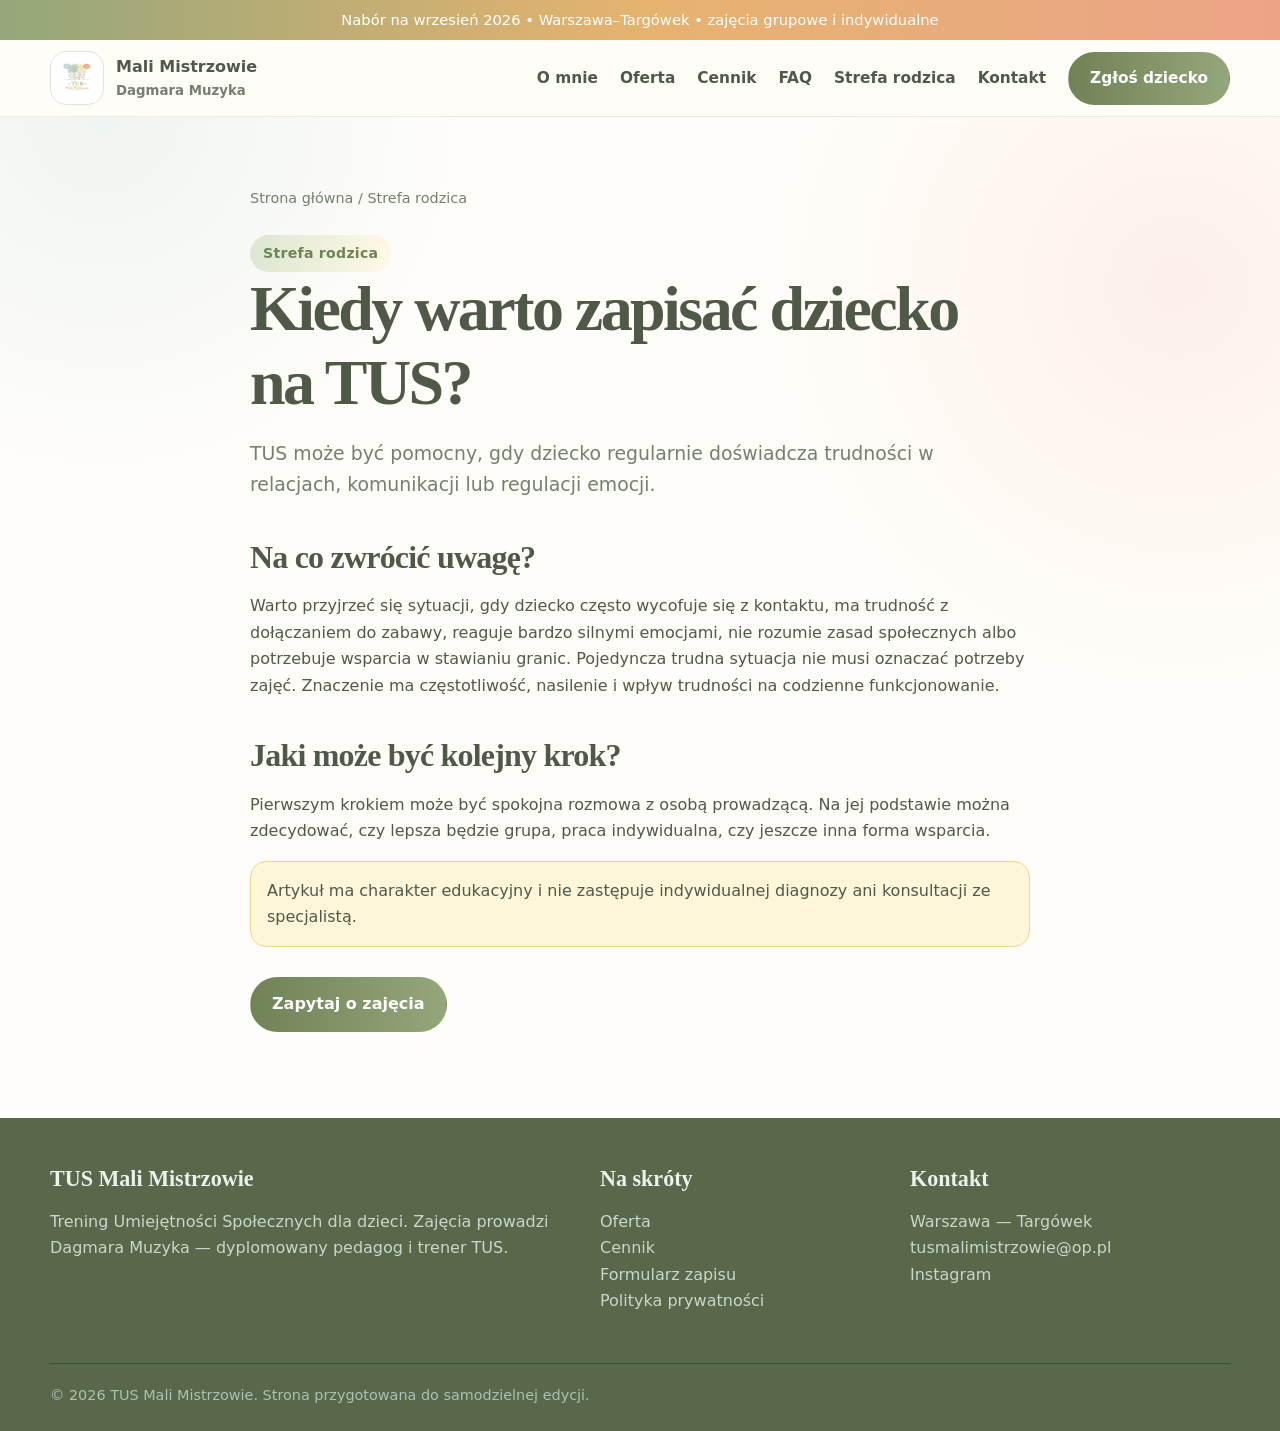
<file: blog/kiedy-warto-zapisac-dziecko-na-tus.html>
<!doctype html><html lang="pl"><head><meta charset="utf-8"><meta name="viewport" content="width=device-width,initial-scale=1"><title>Kiedy warto zapisać dziecko na TUS? | TUS Mali Mistrzowie</title><meta name="description" content="TUS może być pomocny, gdy dziecko regularnie doświadcza trudności w relacjach, komunikacji lub regulacji emocji."><link rel="stylesheet" href="../assets/css/style.css"></head><body>
<a class="skip" href="#tresc">Przejdź do treści</a>
<div class="topbar">Nabór na wrzesień 2026 • Warszawa–Targówek • zajęcia grupowe i indywidualne</div>
<header>
  <div class="container nav">
    <a class="brand" href="../index.html"><img class="brand-logo" src="../assets/images/zdjecie-1.png" alt="Logo TUS Mali Mistrzowie"><span>Mali Mistrzowie<small>Dagmara Muzyka</small></span></a>
    <button class="mobile-toggle" aria-label="Otwórz menu">☰</button>
    <nav class="menu" aria-label="Menu główne">
      <a href="../index.html#o-mnie">O mnie</a>
      <a href="../index.html#oferta">Oferta</a>
      <a href="../index.html#cennik">Cennik</a>
      <a href="../index.html#faq">FAQ</a>
      <a href="../index.html#blog">Strefa rodzica</a>
      <a href="../index.html#kontakt">Kontakt</a>
      <a class="btn btn-primary" href="../index.html#formularz">Zgłoś dziecko</a>
    </nav>
  </div>
</header><main class="article"><article class="narrow"><div class="breadcrumbs"><a href="../index.html">Strona główna</a> / Strefa rodzica</div><span class="eyebrow">Strefa rodzica</span><h1>Kiedy warto zapisać dziecko na TUS?</h1><p class="lead">TUS może być pomocny, gdy dziecko regularnie doświadcza trudności w relacjach, komunikacji lub regulacji emocji.</p><h2>Na co zwrócić uwagę?</h2><p>Warto przyjrzeć się sytuacji, gdy dziecko często wycofuje się z kontaktu, ma trudność z dołączaniem do zabawy, reaguje bardzo silnymi emocjami, nie rozumie zasad społecznych albo potrzebuje wsparcia w stawianiu granic. Pojedyncza trudna sytuacja nie musi oznaczać potrzeby zajęć. Znaczenie ma częstotliwość, nasilenie i wpływ trudności na codzienne funkcjonowanie.</p><h2>Jaki może być kolejny krok?</h2><p>Pierwszym krokiem może być spokojna rozmowa z osobą prowadzącą. Na jej podstawie można zdecydować, czy lepsza będzie grupa, praca indywidualna, czy jeszcze inna forma wsparcia.</p><div class="notice">Artykuł ma charakter edukacyjny i nie zastępuje indywidualnej diagnozy ani konsultacji ze specjalistą.</div><p style="margin-top:30px"><a class="btn btn-primary" href="../index.html#formularz">Zapytaj o zajęcia</a></p></article></main>
<footer>
 <div class="container">
  <div class="footer-grid">
   <div><h3>TUS Mali Mistrzowie</h3><p>Trening Umiejętności Społecznych dla dzieci. Zajęcia prowadzi Dagmara Muzyka — dyplomowany pedagog i trener TUS.</p></div>
   <div><h3>Na skróty</h3><p><a href="../index.html#oferta">Oferta</a><br><a href="../index.html#cennik">Cennik</a><br><a href="../index.html#formularz">Formularz zapisu</a><br><a href="../dokumenty/polityka-prywatnosci.html">Polityka prywatności</a></p></div>
   <div><h3>Kontakt</h3><p>Warszawa — Targówek<br><a href="mailto:tusmalimistrzowie@op.pl">tusmalimistrzowie@op.pl</a><br><a target="_blank" rel="noopener" href="https://www.instagram.com/tus_mali_mistrzowie">Instagram</a></p></div>
  </div>
  <div class="copyright">© <span data-year></span> TUS Mali Mistrzowie. Strona przygotowana do samodzielnej edycji.</div>
 </div>
</footer>
<div class="sticky-mobile"><a href="../index.html#formularz">Zgłoś dziecko</a><a href="mailto:tusmalimistrzowie@op.pl">Napisz e-mail</a></div>
<script src="../assets/js/main.js"></script></body></html>
</file>
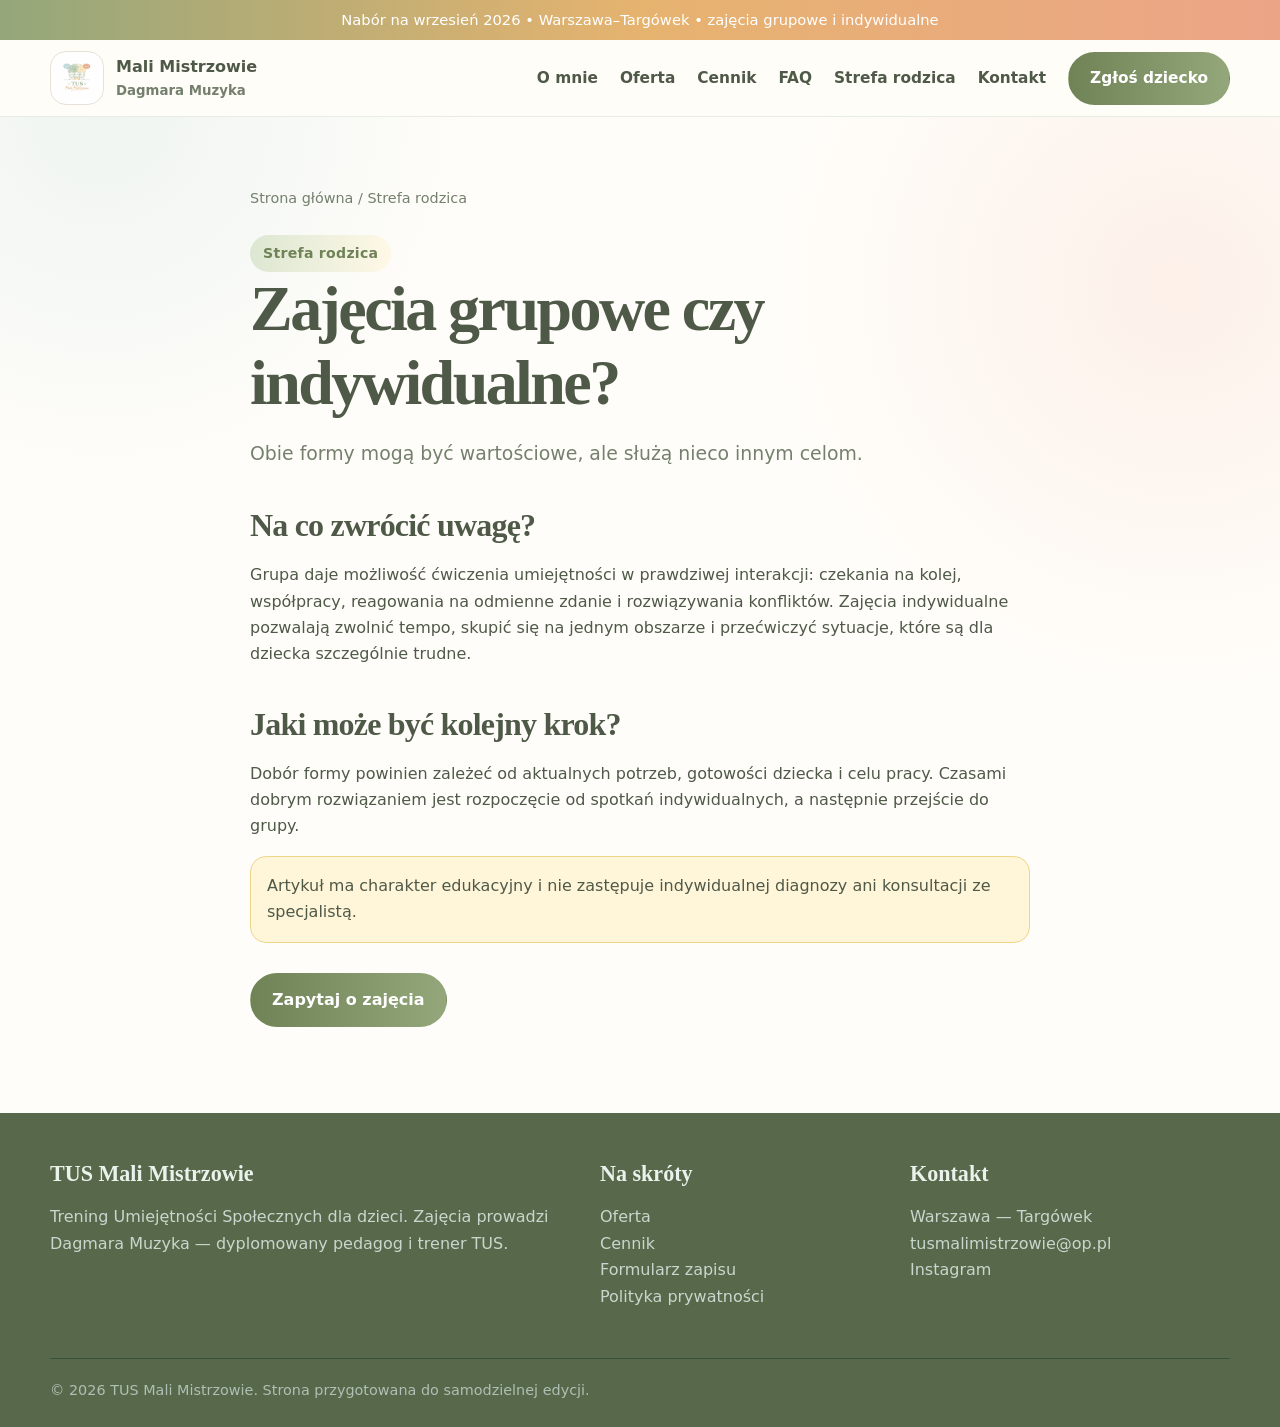
<file: blog/zajecia-grupowe-czy-indywidualne.html>
<!doctype html><html lang="pl"><head><meta charset="utf-8"><meta name="viewport" content="width=device-width,initial-scale=1"><title>Zajęcia grupowe czy indywidualne? | TUS Mali Mistrzowie</title><meta name="description" content="Obie formy mogą być wartościowe, ale służą nieco innym celom."><link rel="stylesheet" href="../assets/css/style.css"></head><body>
<a class="skip" href="#tresc">Przejdź do treści</a>
<div class="topbar">Nabór na wrzesień 2026 • Warszawa–Targówek • zajęcia grupowe i indywidualne</div>
<header>
  <div class="container nav">
    <a class="brand" href="../index.html"><img class="brand-logo" src="../assets/images/zdjecie-1.png" alt="Logo TUS Mali Mistrzowie"><span>Mali Mistrzowie<small>Dagmara Muzyka</small></span></a>
    <button class="mobile-toggle" aria-label="Otwórz menu">☰</button>
    <nav class="menu" aria-label="Menu główne">
      <a href="../index.html#o-mnie">O mnie</a>
      <a href="../index.html#oferta">Oferta</a>
      <a href="../index.html#cennik">Cennik</a>
      <a href="../index.html#faq">FAQ</a>
      <a href="../index.html#blog">Strefa rodzica</a>
      <a href="../index.html#kontakt">Kontakt</a>
      <a class="btn btn-primary" href="../index.html#formularz">Zgłoś dziecko</a>
    </nav>
  </div>
</header><main class="article"><article class="narrow"><div class="breadcrumbs"><a href="../index.html">Strona główna</a> / Strefa rodzica</div><span class="eyebrow">Strefa rodzica</span><h1>Zajęcia grupowe czy indywidualne?</h1><p class="lead">Obie formy mogą być wartościowe, ale służą nieco innym celom.</p><h2>Na co zwrócić uwagę?</h2><p>Grupa daje możliwość ćwiczenia umiejętności w prawdziwej interakcji: czekania na kolej, współpracy, reagowania na odmienne zdanie i rozwiązywania konfliktów. Zajęcia indywidualne pozwalają zwolnić tempo, skupić się na jednym obszarze i przećwiczyć sytuacje, które są dla dziecka szczególnie trudne.</p><h2>Jaki może być kolejny krok?</h2><p>Dobór formy powinien zależeć od aktualnych potrzeb, gotowości dziecka i celu pracy. Czasami dobrym rozwiązaniem jest rozpoczęcie od spotkań indywidualnych, a następnie przejście do grupy.</p><div class="notice">Artykuł ma charakter edukacyjny i nie zastępuje indywidualnej diagnozy ani konsultacji ze specjalistą.</div><p style="margin-top:30px"><a class="btn btn-primary" href="../index.html#formularz">Zapytaj o zajęcia</a></p></article></main>
<footer>
 <div class="container">
  <div class="footer-grid">
   <div><h3>TUS Mali Mistrzowie</h3><p>Trening Umiejętności Społecznych dla dzieci. Zajęcia prowadzi Dagmara Muzyka — dyplomowany pedagog i trener TUS.</p></div>
   <div><h3>Na skróty</h3><p><a href="../index.html#oferta">Oferta</a><br><a href="../index.html#cennik">Cennik</a><br><a href="../index.html#formularz">Formularz zapisu</a><br><a href="../dokumenty/polityka-prywatnosci.html">Polityka prywatności</a></p></div>
   <div><h3>Kontakt</h3><p>Warszawa — Targówek<br><a href="mailto:tusmalimistrzowie@op.pl">tusmalimistrzowie@op.pl</a><br><a target="_blank" rel="noopener" href="https://www.instagram.com/tus_mali_mistrzowie">Instagram</a></p></div>
  </div>
  <div class="copyright">© <span data-year></span> TUS Mali Mistrzowie. Strona przygotowana do samodzielnej edycji.</div>
 </div>
</footer>
<div class="sticky-mobile"><a href="../index.html#formularz">Zgłoś dziecko</a><a href="mailto:tusmalimistrzowie@op.pl">Napisz e-mail</a></div>
<script src="../assets/js/main.js"></script></body></html>
</file>
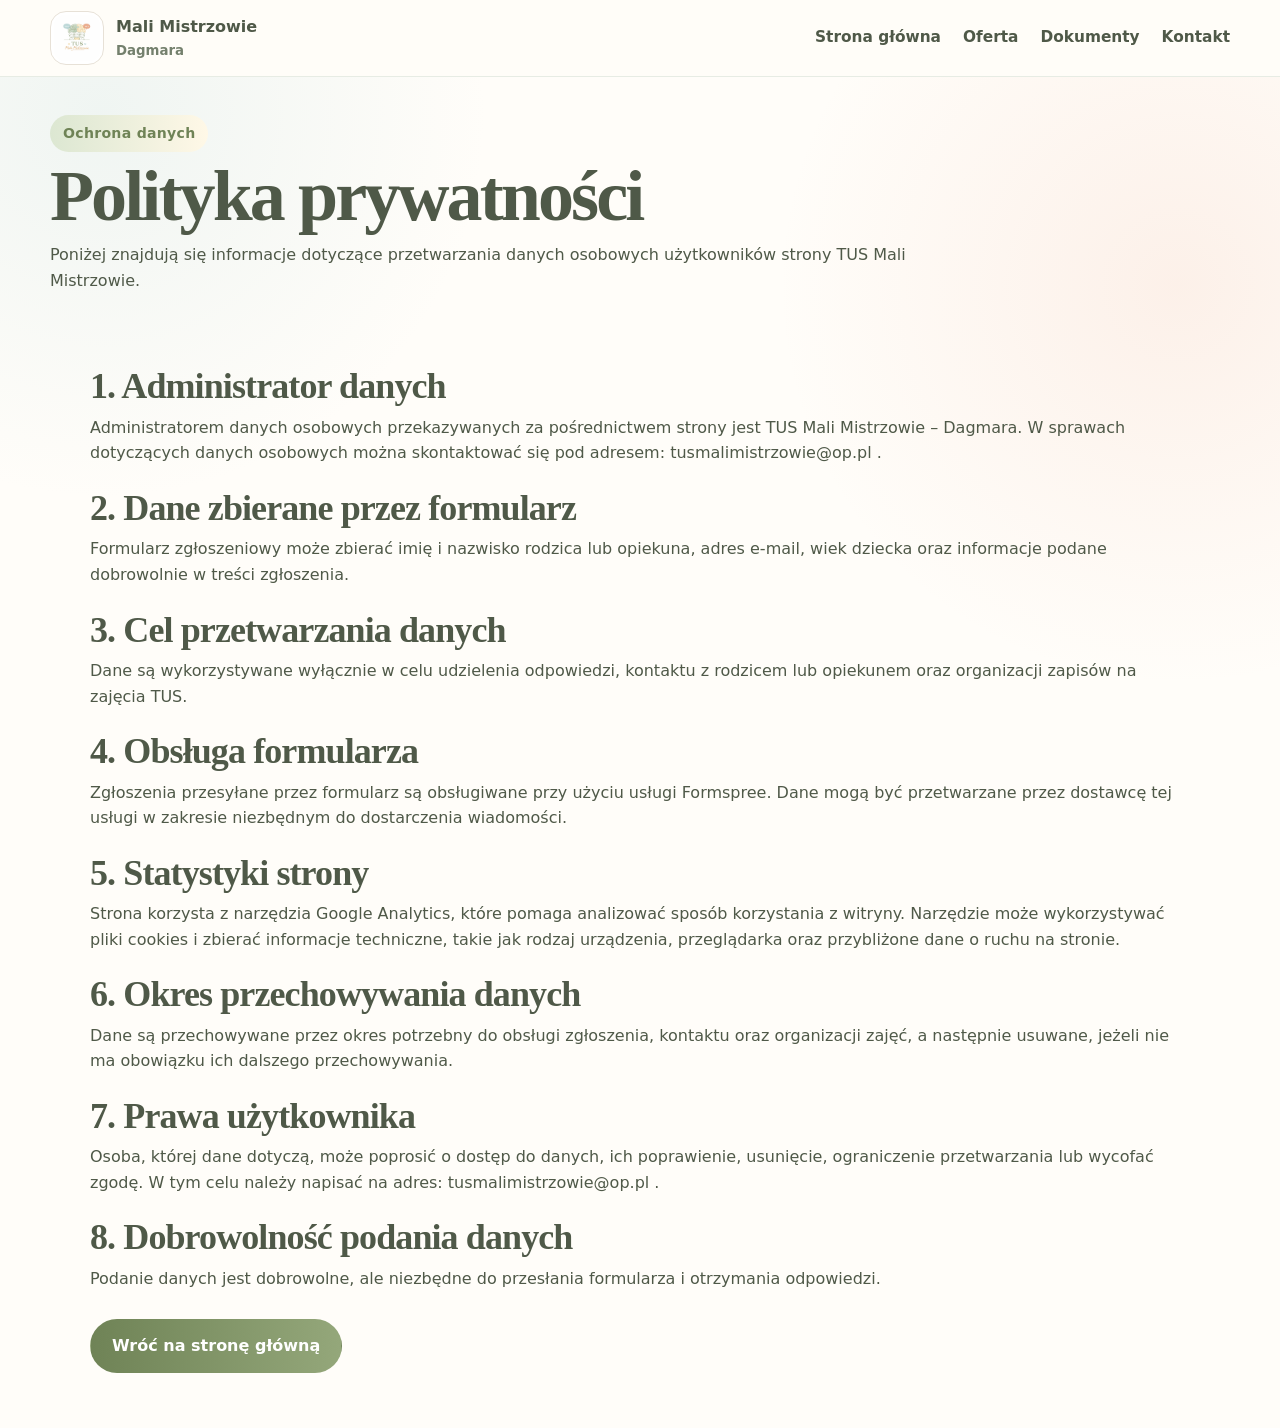
<file: dokumenty/polityka-prywatnosci.html>
<!DOCTYPE html>
<html lang="pl">
<head>
  <meta charset="UTF-8">
  <meta name="viewport" content="width=device-width, initial-scale=1.0">

  <title>Polityka prywatności | TUS Mali Mistrzowie</title>
  <meta name="robots" content="index,follow">

  <link rel="stylesheet" href="../assets/css/style.css">
  <style>
  .privacy-page .hero-small {
    padding: 38px 0 26px;
  }

  .privacy-page .hero-small h1 {
    margin: 8px 0 10px;
    font-size: clamp(42px, 6vw, 72px);
    line-height: 1;
  }

  .privacy-page .hero-small p {
    max-width: 900px;
    margin: 0;
  }

  .privacy-page main > section:not(.hero-small) {
    padding: 25px 0 45px;
  }

  .privacy-page main > section:not(.hero-small) .container {
    max-width: 1100px;
  }

  .privacy-page main h2 {
    margin: 22px 0 7px;
    font-size: clamp(25px, 3vw, 36px);
    line-height: 1.15;
  }

  .privacy-page main p {
    margin: 0 0 10px;
    line-height: 1.6;
  }

  .privacy-page main .btn {
    margin-top: 18px;
  }

  @media (max-width: 700px) {
    .privacy-page .hero-small {
      padding: 26px 0 18px;
    }

    .privacy-page .hero-small h1 {
      font-size: 42px;
    }

    .privacy-page main > section:not(.hero-small) {
      padding: 16px 0 32px;
    }

    .privacy-page main h2 {
      margin-top: 18px;
      font-size: 27px;
    }
  }
</style>
</head>

<body class="privacy-page">

  <header>
    <div class="container nav">
      <a class="brand" href="../index.html">
        <img class="brand-logo"
             src="../assets/images/zdjecie-1.png"
             alt="Logo TUS Mali Mistrzowie">
        <span>
          Mali Mistrzowie
          <small>Dagmara</small>
        </span>
      </a>

      <nav class="menu" aria-label="Menu główne">
        <a href="../index.html">Strona główna</a>
        <a href="../index.html#oferta">Oferta</a>
        <a href="../dokumenty.html">Dokumenty</a>
        <a href="../index.html#kontakt">Kontakt</a>
      </nav>
    </div>
  </header>

  <main id="tresc">
    <section class="hero-small">
      <div class="container">
        <span class="eyebrow">Ochrona danych</span>
        <h1>Polityka prywatności</h1>
        <p>
          Poniżej znajdują się informacje dotyczące przetwarzania danych
          osobowych użytkowników strony TUS Mali Mistrzowie.
        </p>
      </div>
    </section>

    <section>
      <div class="container">

        <h2>1. Administrator danych</h2>
        <p>
          Administratorem danych osobowych przekazywanych za pośrednictwem
          strony jest TUS Mali Mistrzowie – Dagmara. W sprawach dotyczących
          danych osobowych można skontaktować się pod adresem:
          <a href="mailto:tusmalimistrzowie@op.pl">
            tusmalimistrzowie@op.pl
          </a>.
        </p>

        <h2>2. Dane zbierane przez formularz</h2>
        <p>
          Formularz zgłoszeniowy może zbierać imię i nazwisko rodzica lub
          opiekuna, adres e-mail, wiek dziecka oraz informacje podane
          dobrowolnie w treści zgłoszenia.
        </p>

        <h2>3. Cel przetwarzania danych</h2>
        <p>
          Dane są wykorzystywane wyłącznie w celu udzielenia odpowiedzi,
          kontaktu z rodzicem lub opiekunem oraz organizacji zapisów na
          zajęcia TUS.
        </p>

        <h2>4. Obsługa formularza</h2>
        <p>
          Zgłoszenia przesyłane przez formularz są obsługiwane przy użyciu
          usługi Formspree. Dane mogą być przetwarzane przez dostawcę tej
          usługi w zakresie niezbędnym do dostarczenia wiadomości.
        </p>

        <h2>5. Statystyki strony</h2>
        <p>
          Strona korzysta z narzędzia Google Analytics, które pomaga
          analizować sposób korzystania z witryny. Narzędzie może wykorzystywać
          pliki cookies i zbierać informacje techniczne, takie jak rodzaj
          urządzenia, przeglądarka oraz przybliżone dane o ruchu na stronie.
        </p>

        <h2>6. Okres przechowywania danych</h2>
        <p>
          Dane są przechowywane przez okres potrzebny do obsługi zgłoszenia,
          kontaktu oraz organizacji zajęć, a następnie usuwane, jeżeli nie ma
          obowiązku ich dalszego przechowywania.
        </p>

        <h2>7. Prawa użytkownika</h2>
        <p>
          Osoba, której dane dotyczą, może poprosić o dostęp do danych,
          ich poprawienie, usunięcie, ograniczenie przetwarzania lub wycofać
          zgodę. W tym celu należy napisać na adres:
          <a href="mailto:tusmalimistrzowie@op.pl">
            tusmalimistrzowie@op.pl
          </a>.
        </p>

        <h2>8. Dobrowolność podania danych</h2>
        <p>
          Podanie danych jest dobrowolne, ale niezbędne do przesłania
          formularza i otrzymania odpowiedzi.
        </p>

        <p>
          <a class="btn btn-primary" href="../index.html">
            Wróć na stronę główną
          </a>
        </p>

      </div>
    </section>
  </main>

</body>
</html>
</file>
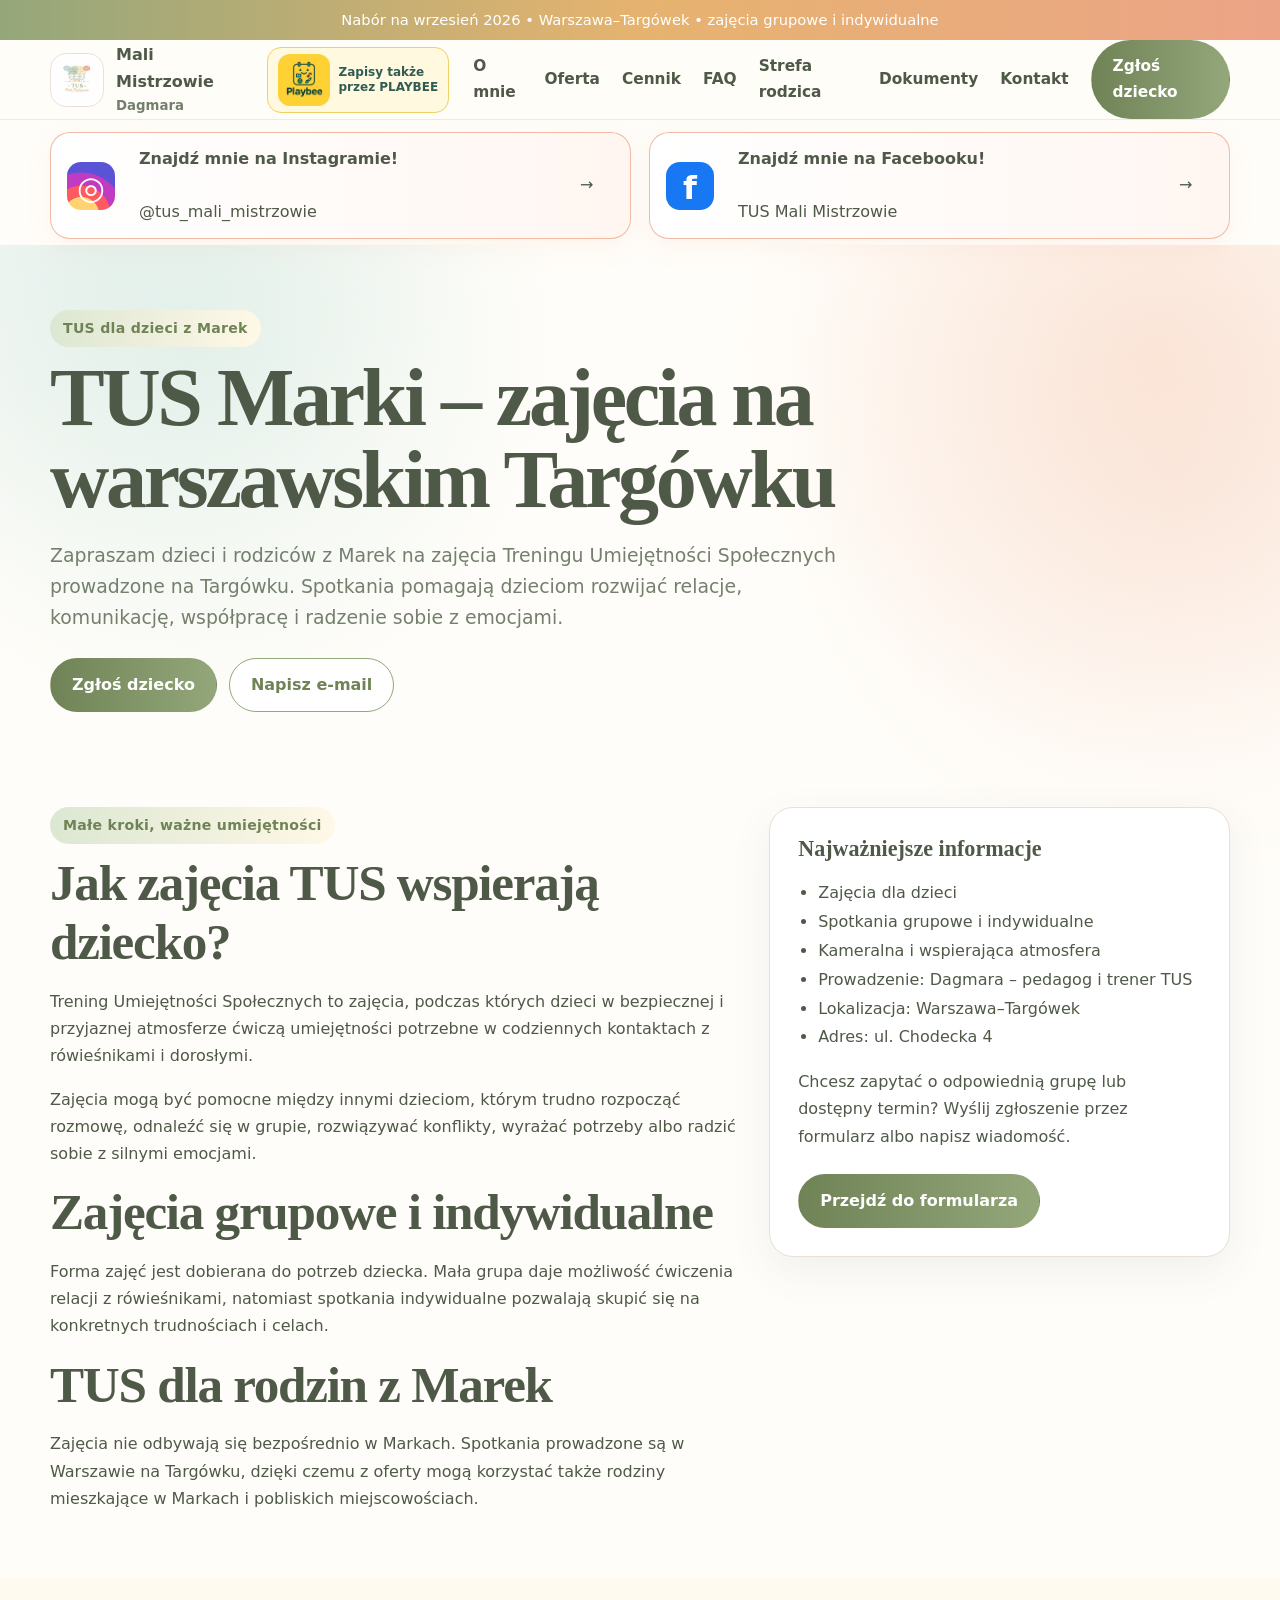
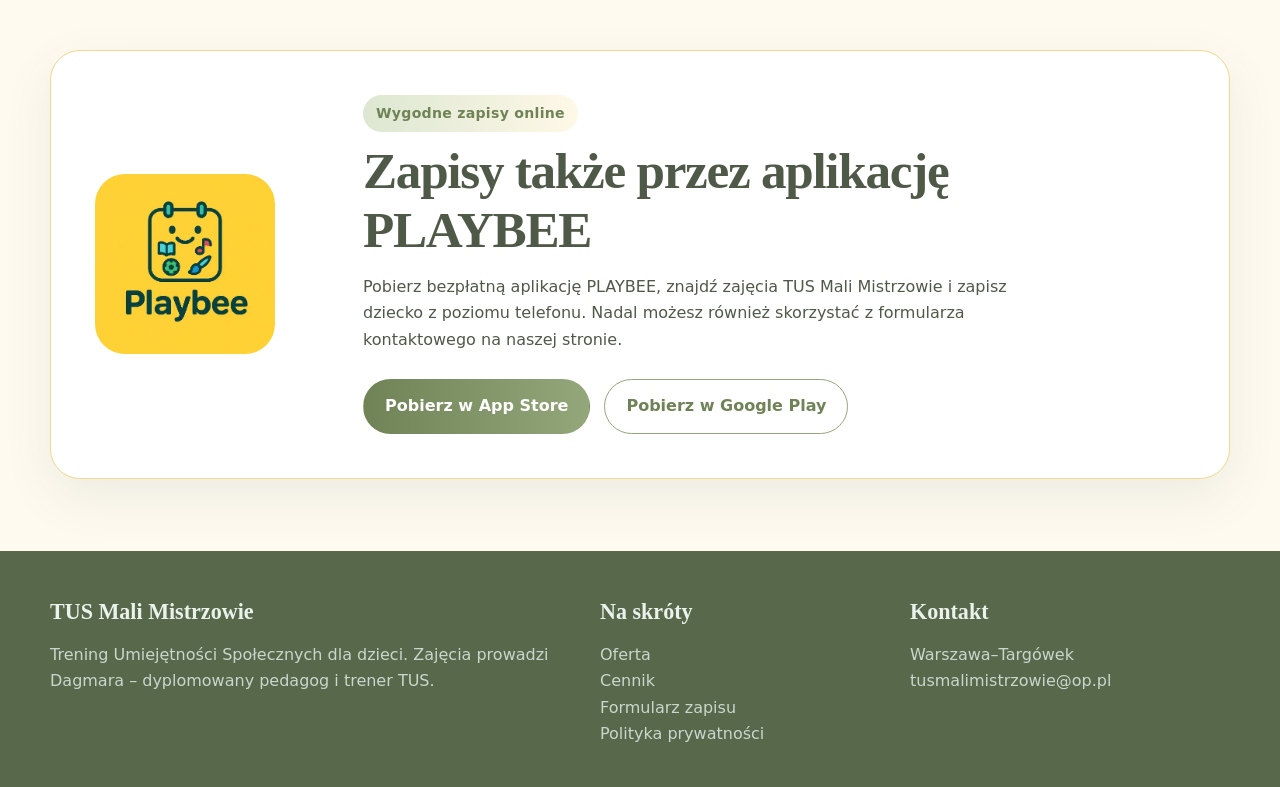
<file: lokalizacje/tus-marki.html>
<!DOCTYPE html>
<html lang="pl">
<head>
  <meta charset="UTF-8">
  <meta name="viewport" content="width=device-width, initial-scale=1.0">

  <title>TUS Marki – zajęcia dla dzieci na Targówku | Mali Mistrzowie</title>

  <meta name="description"
        content="TUS dla dzieci z Marek. Zajęcia Treningu Umiejętności Społecznych odbywają się na warszawskim Targówku, przy ul. Chodeckiej 4. Zajęcia grupowe i indywidualne.">

  <meta name="robots" content="index,follow">

  <link rel="canonical"
        href="https://tusmalimistrzowie.pl/lokalizacje/tus-marki.html">

  <meta property="og:title"
        content="TUS Marki – zajęcia dla dzieci na Targówku">

  <meta property="og:description"
        content="Zajęcia TUS dla dzieci z Marek prowadzone na warszawskim Targówku. Kameralne grupy i przyjazna atmosfera.">

  <meta property="og:type" content="website">

  <link rel="stylesheet" href="../assets/css/style.css">

  <style>
    .location-page .location-hero {
      padding: 65px 0 45px;
      background:
        radial-gradient(circle at 15% 20%, rgba(191, 224, 213, 0.35), transparent 32%),
        radial-gradient(circle at 90% 20%, rgba(244, 188, 157, 0.28), transparent 34%);
    }

    .location-page .location-hero h1 {
      max-width: 900px;
      margin: 10px 0 16px;
      font-size: clamp(45px, 7vw, 82px);
      line-height: 1;
    }

    .location-page .location-hero .lead {
      max-width: 800px;
      margin-bottom: 24px;
    }

    .location-page .location-content {
      padding: 50px 0;
    }

    .location-page .location-grid {
      display: grid;
      grid-template-columns: 1.2fr 0.8fr;
      gap: 28px;
      align-items: start;
    }

    .location-page .location-box {
      padding: 28px;
      border: 1px solid #e8dfd5;
      border-radius: 24px;
      background: #ffffff;
      box-shadow: 0 14px 40px rgba(49, 92, 85, 0.08);
    }

    .location-page .location-box h2,
    .location-page .location-box h3 {
      margin-top: 0;
    }

    .location-page .location-list {
      padding-left: 20px;
      line-height: 1.8;
    }

    .location-page .location-content h2 {
      margin: 10px 0 12px;
    }

    .location-page .location-content p {
      line-height: 1.7;
    }

    .location-page .location-actions {
      display: flex;
      flex-wrap: wrap;
      gap: 12px;
      margin-top: 24px;
    }

    @media (max-width: 800px) {
      .location-page .location-hero {
        padding: 40px 0 30px;
      }

      .location-page .location-hero h1 {
        font-size: 46px;
      }

      .location-page .location-content {
        padding: 30px 0;
      }

      .location-page .location-grid {
        grid-template-columns: 1fr;
      }
    }.location-page .instagram-strip .container {
  display: grid;
  grid-template-columns: repeat(2, minmax(0, 1fr));
  gap: 18px;
}

.location-page .instagram-strip .instagram-card {
  width: 100%;
  max-width: none;
  margin-top: 0 !important;
  box-sizing: border-box;
}

@media (max-width: 700px) {
  .location-page .instagram-strip .container {
    grid-template-columns: 1fr;
  }
}
  </style>

  <script async
          src="https://www.googletagmanager.com/gtag/js?id=G-EM2VTX6F86">
  </script>

  <script>
    window.dataLayer = window.dataLayer || [];

    function gtag() {
      dataLayer.push(arguments);
    }

    gtag("js", new Date());
    gtag("config", "G-EM2VTX6F86");
  </script>
</head>

<body class="location-page">

  <a class="skip" href="#tresc">Przejdź do treści</a>

  <div class="topbar">
    Nabór na wrzesień 2026 • Warszawa–Targówek • zajęcia grupowe i indywidualne
  </div>

  <header>
    <div class="container nav">

      <a class="brand" href="../index.html">
        <img class="brand-logo"
             src="../assets/images/zdjecie-1.png"
             alt="Logo TUS Mali Mistrzowie">

        <span>
          Mali Mistrzowie
          <small>Dagmara</small>
        </span>
      </a>
      
<a class="playbee-header"
   href="#playbee"
   aria-label="Zapisy także przez aplikację PLAYBEE">

  <img src="../assets/images/playbee-logo.png"
       alt="Logo PLAYBEE"
       style="width:52px;height:52px;object-fit:contain;border-radius:12px;">

  <span>
    Zapisy także<br>
    przez PLAYBEE
  </span>
</a>
      <button class="mobile-toggle" aria-label="Otwórz menu">☰</button>

      <nav class="menu" aria-label="Menu główne">
        <a href="../index.html#o-mnie">O mnie</a>
        <a href="../index.html#oferta">Oferta</a>
        <a href="../index.html#cennik">Cennik</a>
        <a href="../index.html#faq">FAQ</a>
        <a href="../index.html#blog">Strefa rodzica</a>
        <a href="../dokumenty.html">Dokumenty</a>
        <a href="../index.html#kontakt">Kontakt</a>
        <a class="btn btn-primary" href="../index.html#formularz">
          Zgłoś dziecko
        </a>
      </nav>

    </div>
  </header>
<section class="instagram-strip" aria-label="Instagram">
  <div class="container">

    <a class="instagram-card"
       href="https://www.instagram.com/tus_mali_mistrzowie/"
       target="_blank"
       rel="noopener noreferrer">

      <span class="instagram-icon" aria-hidden="true">◎</span>

      <span>
        <strong>Znajdź mnie na Instagramie!</strong><br>
        @tus_mali_mistrzowie
      </span>

      <span aria-hidden="true">→</span>

    </a>
<a class="instagram-card"
   href="https://www.facebook.com/share/1Q5MGpNiFF/?mibextid=wwXIfr"
   target="_blank"
   rel="noopener noreferrer"
   style="margin-top:14px;">

  <span class="instagram-icon"
        aria-hidden="true"
        style="background:#1877f2;color:#ffffff;">
    f
  </span>

  <span>
    <strong>Znajdź mnie na Facebooku!</strong><br>
    TUS Mali Mistrzowie
  </span>

  <span aria-hidden="true">→</span>

</a>
  </div>
</section>
  <main id="tresc">

    <section class="location-hero">
      <div class="container">

        <span class="eyebrow">TUS dla dzieci z Marek</span>

        <h1>TUS Marki – zajęcia na warszawskim Targówku</h1>

        <p class="lead">
          Zapraszam dzieci i rodziców z Marek na zajęcia Treningu
          Umiejętności Społecznych prowadzone na Targówku.
          Spotkania pomagają dzieciom rozwijać relacje, komunikację,
          współpracę i radzenie sobie z emocjami.
        </p>

        <div class="location-actions">
          <a class="btn btn-primary" href="../index.html#formularz">
            Zgłoś dziecko
          </a>

          <a class="btn btn-secondary"
             href="mailto:tusmalimistrzowie@op.pl">
            Napisz e-mail
          </a>
        </div>

      </div>
    </section>

    <section class="location-content">
      <div class="container location-grid">

        <div>
          <span class="eyebrow">Małe kroki, ważne umiejętności</span>

          <h2>Jak zajęcia TUS wspierają dziecko?</h2>

          <p>
            Trening Umiejętności Społecznych to zajęcia, podczas których
            dzieci w bezpiecznej i przyjaznej atmosferze ćwiczą umiejętności
            potrzebne w codziennych kontaktach z rówieśnikami i dorosłymi.
          </p>

          <p>
            Zajęcia mogą być pomocne między innymi dzieciom, którym trudno
            rozpocząć rozmowę, odnaleźć się w grupie, rozwiązywać konflikty,
            wyrażać potrzeby albo radzić sobie z silnymi emocjami.
          </p>

          <h2>Zajęcia grupowe i indywidualne</h2>

          <p>
            Forma zajęć jest dobierana do potrzeb dziecka. Mała grupa daje
            możliwość ćwiczenia relacji z rówieśnikami, natomiast spotkania
            indywidualne pozwalają skupić się na konkretnych trudnościach
            i celach.
          </p>

          <h2>TUS dla rodzin z Marek</h2>

          <p>
            Zajęcia nie odbywają się bezpośrednio w Markach. Spotkania
            prowadzone są w Warszawie na Targówku, dzięki czemu z oferty
            mogą korzystać także rodziny mieszkające w Markach i pobliskich
            miejscowościach.
          </p>
        </div>

        <aside class="location-box">

          <h3>Najważniejsze informacje</h3>

          <ul class="location-list">
            <li>Zajęcia dla dzieci</li>
            <li>Spotkania grupowe i indywidualne</li>
            <li>Kameralna i wspierająca atmosfera</li>
            <li>Prowadzenie: Dagmara – pedagog i trener TUS</li>
            <li>Lokalizacja: Warszawa–Targówek</li>
            <li>Adres: ul. Chodecka 4</li>
          </ul>

          <p>
            Chcesz zapytać o odpowiednią grupę lub dostępny termin?
            Wyślij zgłoszenie przez formularz albo napisz wiadomość.
          </p>

          <div class="location-actions">
            <a class="btn btn-primary" href="../index.html#formularz">
              Przejdź do formularza
            </a>
          </div>

        </aside>

      </div>
    </section>
<section id="playbee" class="playbee-section">
  <div class="container">

    <div class="playbee-card">

      <img class="playbee-logo"
           src="../assets/images/playbee-logo.png"
           alt="PLAYBEE – aplikacja do zapisów na zajęcia"
           style="width:180px;height:180px;object-fit:contain;border-radius:30px;">

      <div class="playbee-content">

        <span class="eyebrow">Wygodne zapisy online</span>

        <h2>Zapisy także przez aplikację PLAYBEE</h2>

        <p>
          Pobierz bezpłatną aplikację PLAYBEE, znajdź zajęcia
          TUS Mali Mistrzowie i zapisz dziecko z poziomu telefonu.
          Nadal możesz również skorzystać z formularza kontaktowego
          na naszej stronie.
        </p>

        <div class="playbee-actions">

          <a class="btn btn-primary"
             href="https://apps.apple.com/pl/app/playbee/id6778098296?l=pl"
             target="_blank"
             rel="noopener noreferrer">
            Pobierz w App Store
          </a>

          <a class="btn btn-secondary"
             href="https://play.google.com/store/apps/details?id=playbee.playbee.pl&amp;hl=pl"
             target="_blank"
             rel="noopener noreferrer">
            Pobierz w Google Play
          </a>

        </div>
      </div>

    </div>
  </div>
</section>
  </main>

  <footer>
    <div class="container">
      <div class="footer-grid">

        <div>
          <h3>TUS Mali Mistrzowie</h3>
          <p>
            Trening Umiejętności Społecznych dla dzieci.
            Zajęcia prowadzi Dagmara – dyplomowany pedagog i trener TUS.
          </p>
        </div>

        <div>
          <h3>Na skróty</h3>
          <p>
            <a href="../index.html#oferta">Oferta</a><br>
            <a href="../index.html#cennik">Cennik</a><br>
            <a href="../index.html#formularz">Formularz zapisu</a><br>
            <a href="../dokumenty/polityka-prywatnosci.html">
              Polityka prywatności
            </a>
          </p>
        </div>

        <div>
          <h3>Kontakt</h3>
          <p>
            Warszawa–Targówek<br>
            <a href="mailto:tusmalimistrzowie@op.pl">
              tusmalimistrzowie@op.pl
            </a>
          </p>
        </div>

      </div>
    </div>
  </footer>

  <div class="sticky-mobile">
    <a href="../index.html#formularz">Zgłoś dziecko</a>
    <a href="mailto:tusmalimistrzowie@op.pl">Napisz e-mail</a>
  </div>

  <script src="../assets/js/main.js"></script>

</body>
</html>
</file>
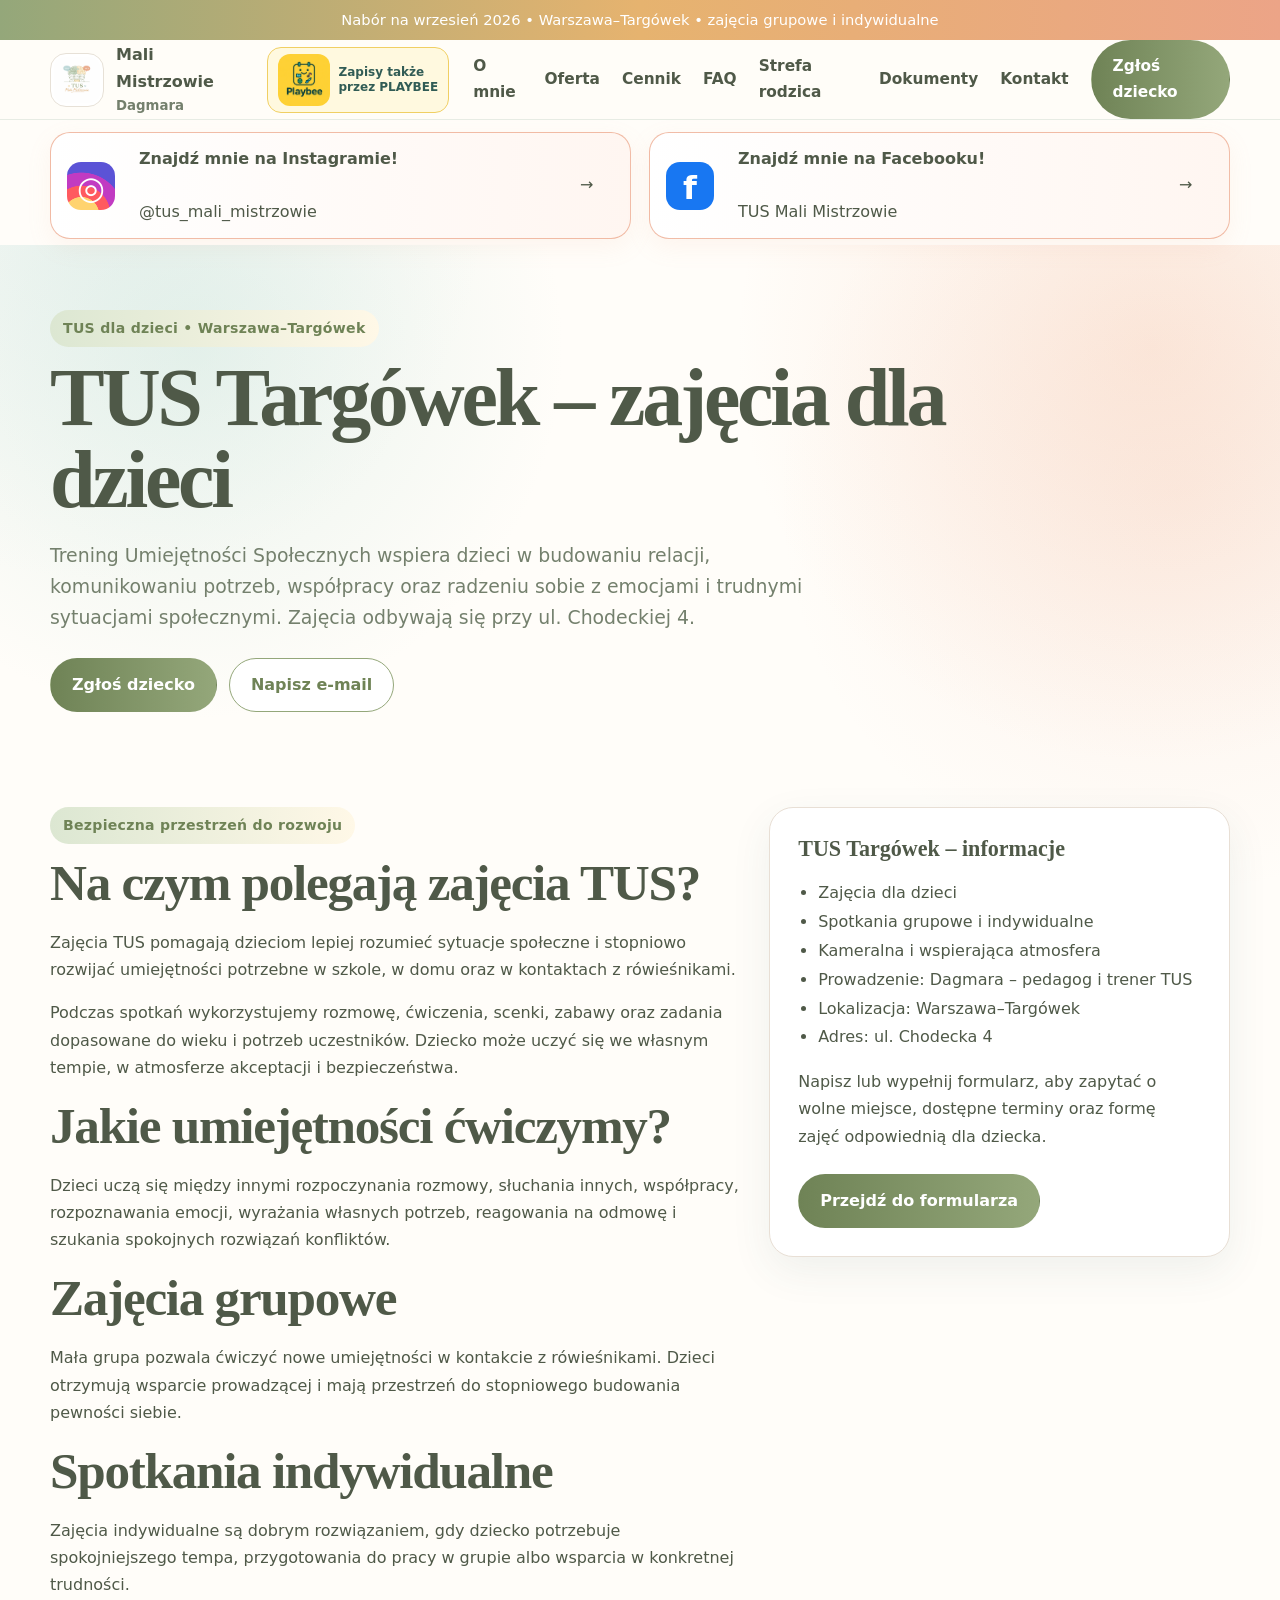
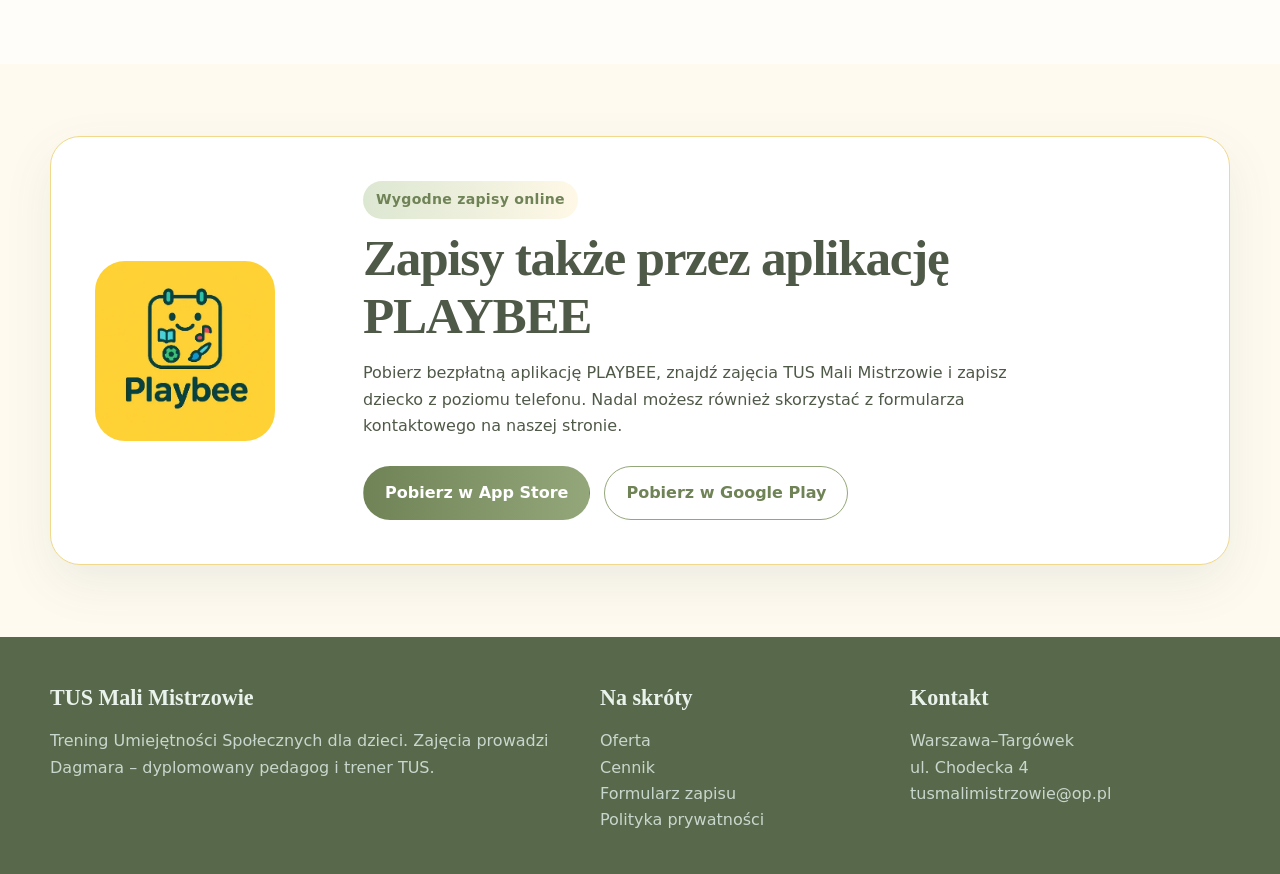
<file: lokalizacje/tus-targowek.html>
<!DOCTYPE html>
<html lang="pl">
<head>
  <meta charset="UTF-8">
  <meta name="viewport" content="width=device-width, initial-scale=1.0">

  <title>TUS Targówek – zajęcia dla dzieci | Mali Mistrzowie</title>

  <meta name="description"
        content="TUS Targówek dla dzieci. Trening Umiejętności Społecznych przy ul. Chodeckiej 4 w Warszawie. Zajęcia grupowe i indywidualne prowadzone przez pedagoga i trenera TUS.">

  <meta name="robots" content="index,follow">

  <link rel="canonical"
        href="https://tusmalimistrzowie.pl/lokalizacje/tus-targowek.html">

  <meta property="og:title"
        content="TUS Targówek – zajęcia dla dzieci">

  <meta property="og:description"
        content="Zajęcia TUS dla dzieci na warszawskim Targówku. Kameralne grupy, spotkania indywidualne i przyjazna atmosfera.">

  <meta property="og:type" content="website">

  <link rel="stylesheet" href="../assets/css/style.css">

  <style>
    .location-page .location-hero {
      padding: 65px 0 45px;
      background:
        radial-gradient(circle at 15% 20%, rgba(191, 224, 213, 0.35), transparent 32%),
        radial-gradient(circle at 90% 20%, rgba(244, 188, 157, 0.28), transparent 34%);
    }

    .location-page .location-hero h1 {
      max-width: 900px;
      margin: 10px 0 16px;
      font-size: clamp(45px, 7vw, 82px);
      line-height: 1;
    }

    .location-page .location-hero .lead {
      max-width: 800px;
      margin-bottom: 24px;
    }

    .location-page .location-content {
      padding: 50px 0;
    }

    .location-page .location-grid {
      display: grid;
      grid-template-columns: 1.2fr 0.8fr;
      gap: 28px;
      align-items: start;
    }

    .location-page .location-box {
      padding: 28px;
      border: 1px solid #e8dfd5;
      border-radius: 24px;
      background: #ffffff;
      box-shadow: 0 14px 40px rgba(49, 92, 85, 0.08);
    }

    .location-page .location-box h3 {
      margin-top: 0;
    }

    .location-page .location-list {
      padding-left: 20px;
      line-height: 1.8;
    }

    .location-page .location-content h2 {
      margin: 10px 0 12px;
    }

    .location-page .location-content p {
      line-height: 1.7;
    }

    .location-page .location-actions {
      display: flex;
      flex-wrap: wrap;
      gap: 12px;
      margin-top: 24px;
    }

    .location-page .instagram-strip .container {
      display: grid;
      grid-template-columns: repeat(2, minmax(0, 1fr));
      gap: 18px;
    }

    .location-page .instagram-strip .instagram-card {
      width: 100%;
      max-width: none;
      margin-top: 0 !important;
      box-sizing: border-box;
    }

    @media (max-width: 800px) {
      .location-page .location-hero {
        padding: 40px 0 30px;
      }

      .location-page .location-hero h1 {
        font-size: 46px;
      }

      .location-page .location-content {
        padding: 30px 0;
      }

      .location-page .location-grid {
        grid-template-columns: 1fr;
      }
    }

    @media (max-width: 700px) {
      .location-page .instagram-strip .container {
        grid-template-columns: 1fr;
      }
    }
  </style>

  <script async
          src="https://www.googletagmanager.com/gtag/js?id=G-EM2VTX6F86">
  </script>

  <script>
    window.dataLayer = window.dataLayer || [];

    function gtag() {
      dataLayer.push(arguments);
    }

    gtag("js", new Date());
    gtag("config", "G-EM2VTX6F86");
  </script>
</head>

<body class="location-page">

  <a class="skip" href="#tresc">Przejdź do treści</a>

  <div class="topbar">
    Nabór na wrzesień 2026 • Warszawa–Targówek • zajęcia grupowe i indywidualne
  </div>

  <header>
    <div class="container nav">

      <a class="brand" href="../index.html">
        <img class="brand-logo"
             src="../assets/images/zdjecie-1.png"
             alt="Logo TUS Mali Mistrzowie">

        <span>
          Mali Mistrzowie
          <small>Dagmara</small>
        </span>
      </a>

      <a class="playbee-header"
         href="#playbee"
         aria-label="Zapisy także przez aplikację PLAYBEE">

        <img src="../assets/images/playbee-logo.png"
             alt="Logo PLAYBEE"
             style="width:52px;height:52px;object-fit:contain;border-radius:12px;">

        <span>
          Zapisy także<br>
          przez PLAYBEE
        </span>
      </a>

      <button class="mobile-toggle" aria-label="Otwórz menu">☰</button>

      <nav class="menu" aria-label="Menu główne">
        <a href="../index.html#o-mnie">O mnie</a>
        <a href="../index.html#oferta">Oferta</a>
        <a href="../index.html#cennik">Cennik</a>
        <a href="../index.html#faq">FAQ</a>
        <a href="../index.html#blog">Strefa rodzica</a>
        <a href="../dokumenty.html">Dokumenty</a>
        <a href="../index.html#kontakt">Kontakt</a>
        <a class="btn btn-primary" href="../index.html#formularz">
          Zgłoś dziecko
        </a>
      </nav>

    </div>
  </header>

  <section class="instagram-strip" aria-label="Media społecznościowe">
    <div class="container">

      <a class="instagram-card"
         href="https://www.instagram.com/tus_mali_mistrzowie/"
         target="_blank"
         rel="noopener noreferrer">

        <span class="instagram-icon" aria-hidden="true">◎</span>

        <span>
          <strong>Znajdź mnie na Instagramie!</strong><br>
          @tus_mali_mistrzowie
        </span>

        <span aria-hidden="true">→</span>
      </a>

      <a class="instagram-card"
         href="https://www.facebook.com/share/1Q5MGpNiFF/?mibextid=wwXIfr"
         target="_blank"
         rel="noopener noreferrer">

        <span class="instagram-icon"
              aria-hidden="true"
              style="background:#1877f2;color:#ffffff;">
          f
        </span>

        <span>
          <strong>Znajdź mnie na Facebooku!</strong><br>
          TUS Mali Mistrzowie
        </span>

        <span aria-hidden="true">→</span>
      </a>

    </div>
  </section>

  <main id="tresc">

    <section class="location-hero">
      <div class="container">

        <span class="eyebrow">TUS dla dzieci • Warszawa–Targówek</span>

        <h1>TUS Targówek – zajęcia dla dzieci</h1>

        <p class="lead">
          Trening Umiejętności Społecznych wspiera dzieci w budowaniu
          relacji, komunikowaniu potrzeb, współpracy oraz radzeniu sobie
          z emocjami i trudnymi sytuacjami społecznymi.
          Zajęcia odbywają się przy ul. Chodeckiej 4.
        </p>

        <div class="location-actions">
          <a class="btn btn-primary" href="../index.html#formularz">
            Zgłoś dziecko
          </a>

          <a class="btn btn-secondary"
             href="mailto:tusmalimistrzowie@op.pl">
            Napisz e-mail
          </a>
        </div>

      </div>
    </section>

    <section class="location-content">
      <div class="container location-grid">

        <div>
          <span class="eyebrow">Bezpieczna przestrzeń do rozwoju</span>

          <h2>Na czym polegają zajęcia TUS?</h2>

          <p>
            Zajęcia TUS pomagają dzieciom lepiej rozumieć sytuacje
            społeczne i stopniowo rozwijać umiejętności potrzebne
            w szkole, w domu oraz w kontaktach z rówieśnikami.
          </p>

          <p>
            Podczas spotkań wykorzystujemy rozmowę, ćwiczenia, scenki,
            zabawy oraz zadania dopasowane do wieku i potrzeb uczestników.
            Dziecko może uczyć się we własnym tempie, w atmosferze
            akceptacji i bezpieczeństwa.
          </p>

          <h2>Jakie umiejętności ćwiczymy?</h2>

          <p>
            Dzieci uczą się między innymi rozpoczynania rozmowy,
            słuchania innych, współpracy, rozpoznawania emocji,
            wyrażania własnych potrzeb, reagowania na odmowę
            i szukania spokojnych rozwiązań konfliktów.
          </p>

          <h2>Zajęcia grupowe</h2>

          <p>
            Mała grupa pozwala ćwiczyć nowe umiejętności w kontakcie
            z rówieśnikami. Dzieci otrzymują wsparcie prowadzącej
            i mają przestrzeń do stopniowego budowania pewności siebie.
          </p>

          <h2>Spotkania indywidualne</h2>

          <p>
            Zajęcia indywidualne są dobrym rozwiązaniem, gdy dziecko
            potrzebuje spokojniejszego tempa, przygotowania do pracy
            w grupie albo wsparcia w konkretnej trudności.
          </p>
        </div>

        <aside class="location-box">

          <h3>TUS Targówek – informacje</h3>

          <ul class="location-list">
            <li>Zajęcia dla dzieci</li>
            <li>Spotkania grupowe i indywidualne</li>
            <li>Kameralna i wspierająca atmosfera</li>
            <li>Prowadzenie: Dagmara – pedagog i trener TUS</li>
            <li>Lokalizacja: Warszawa–Targówek</li>
            <li>Adres: ul. Chodecka 4</li>
          </ul>

          <p>
            Napisz lub wypełnij formularz, aby zapytać o wolne miejsce,
            dostępne terminy oraz formę zajęć odpowiednią dla dziecka.
          </p>

          <div class="location-actions">
            <a class="btn btn-primary" href="../index.html#formularz">
              Przejdź do formularza
            </a>
          </div>

        </aside>

      </div>
    </section>

    <section id="playbee" class="playbee-section">
      <div class="container">

        <div class="playbee-card">

          <img class="playbee-logo"
               src="../assets/images/playbee-logo.png"
               alt="PLAYBEE – aplikacja do zapisów na zajęcia"
               style="width:180px;height:180px;object-fit:contain;border-radius:30px;">

          <div class="playbee-content">

            <span class="eyebrow">Wygodne zapisy online</span>

            <h2>Zapisy także przez aplikację PLAYBEE</h2>

            <p>
              Pobierz bezpłatną aplikację PLAYBEE, znajdź zajęcia
              TUS Mali Mistrzowie i zapisz dziecko z poziomu telefonu.
              Nadal możesz również skorzystać z formularza kontaktowego
              na naszej stronie.
            </p>

            <div class="playbee-actions">

              <a class="btn btn-primary"
                 href="https://apps.apple.com/pl/app/playbee/id6778098296?l=pl"
                 target="_blank"
                 rel="noopener noreferrer">
                Pobierz w App Store
              </a>

              <a class="btn btn-secondary"
                 href="https://play.google.com/store/apps/details?id=playbee.playbee.pl&amp;hl=pl"
                 target="_blank"
                 rel="noopener noreferrer">
                Pobierz w Google Play
              </a>

            </div>
          </div>

        </div>
      </div>
    </section>

  </main>

  <footer>
    <div class="container">
      <div class="footer-grid">

        <div>
          <h3>TUS Mali Mistrzowie</h3>
          <p>
            Trening Umiejętności Społecznych dla dzieci.
            Zajęcia prowadzi Dagmara – dyplomowany pedagog i trener TUS.
          </p>
        </div>

        <div>
          <h3>Na skróty</h3>
          <p>
            <a href="../index.html#oferta">Oferta</a><br>
            <a href="../index.html#cennik">Cennik</a><br>
            <a href="../index.html#formularz">Formularz zapisu</a><br>
            <a href="../dokumenty/polityka-prywatnosci.html">
              Polityka prywatności
            </a>
          </p>
        </div>

        <div>
          <h3>Kontakt</h3>
          <p>
            Warszawa–Targówek<br>
            ul. Chodecka 4<br>
            <a href="mailto:tusmalimistrzowie@op.pl">
              tusmalimistrzowie@op.pl
            </a>
          </p>
        </div>

      </div>
    </div>
  </footer>

  <div class="sticky-mobile">
    <a href="../index.html#formularz">Zgłoś dziecko</a>
    <a href="mailto:tusmalimistrzowie@op.pl">Napisz e-mail</a>
  </div>

  <script src="../assets/js/main.js"></script>

</body>
</html>
</file>
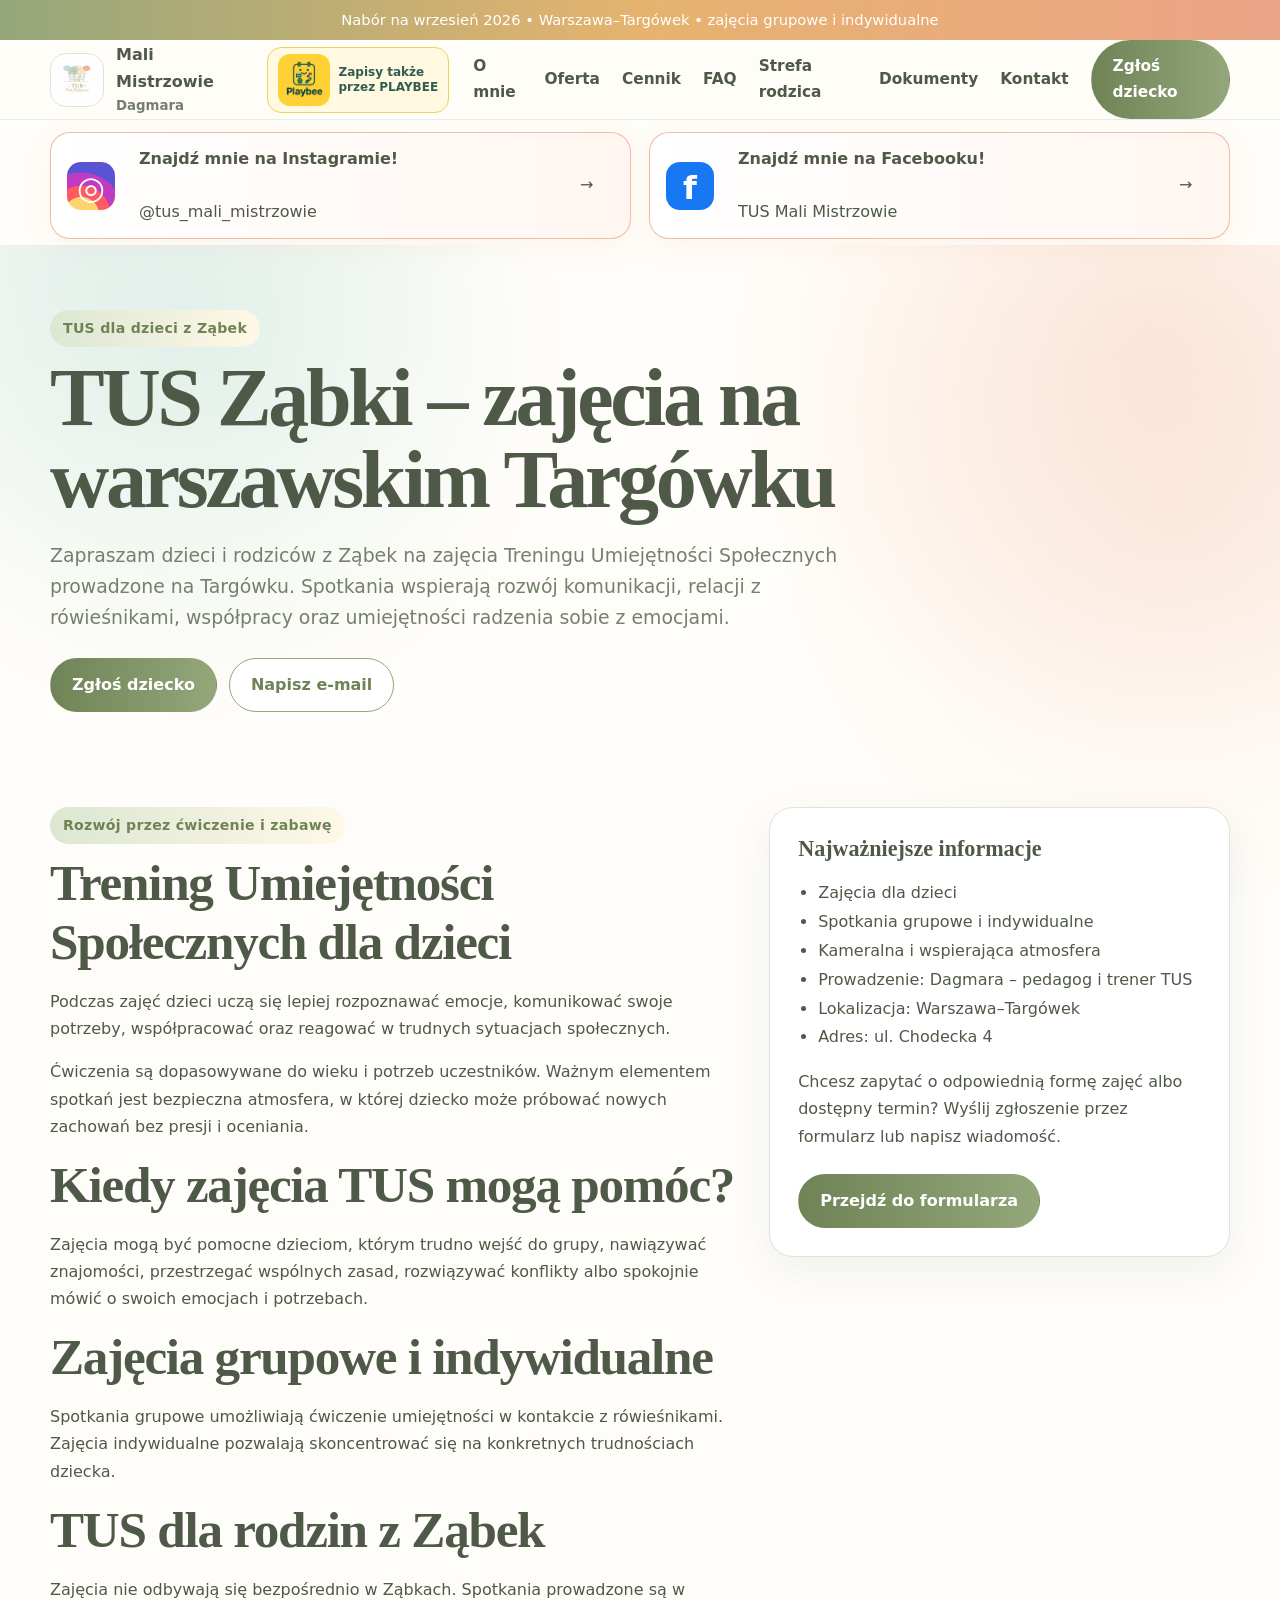
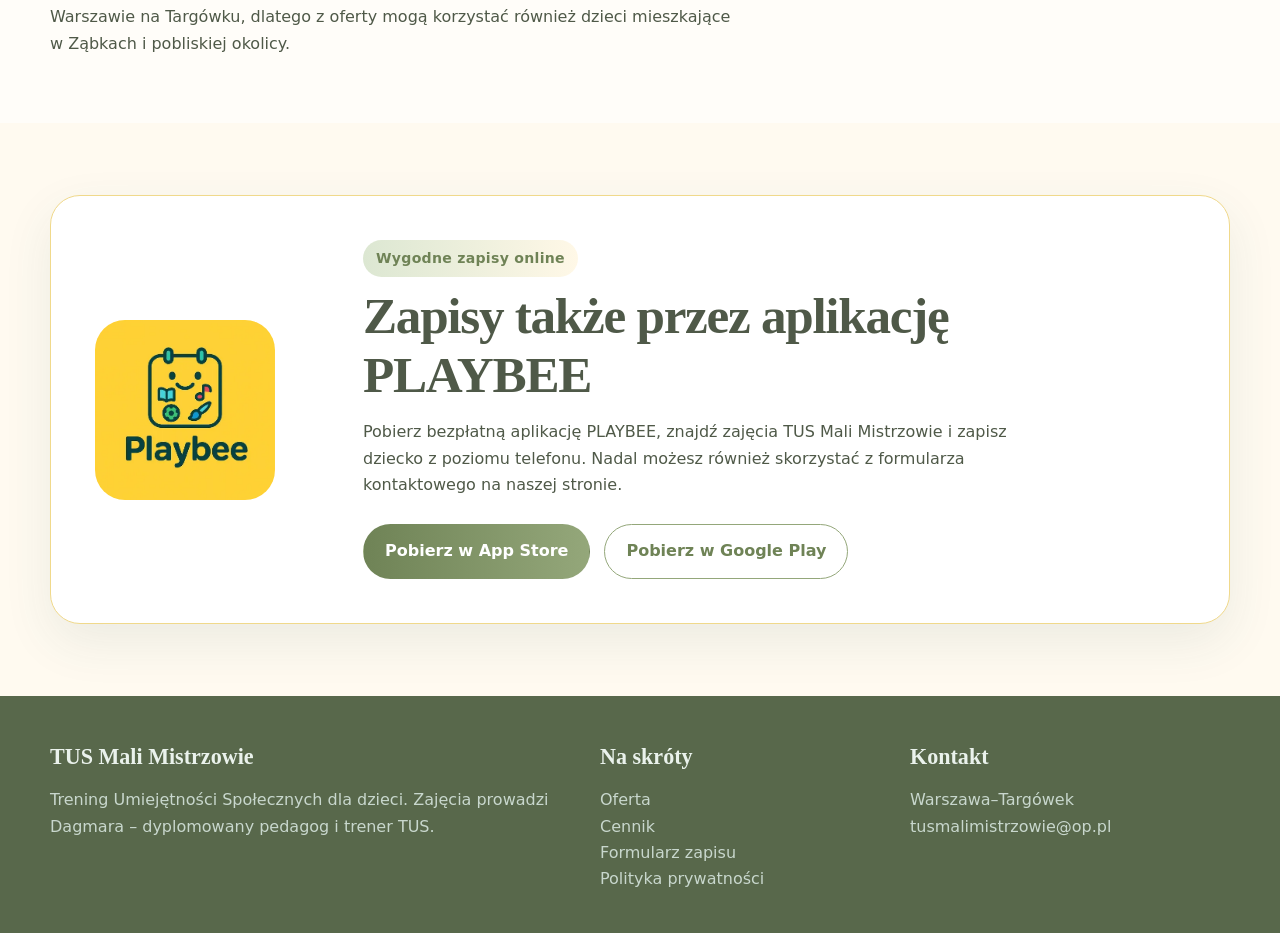
<file: lokalizacje/tus-zabki.html>
<!DOCTYPE html>
<html lang="pl">
<head>
  <meta charset="UTF-8">
  <meta name="viewport" content="width=device-width, initial-scale=1.0">

  <title>TUS Ząbki – zajęcia dla dzieci na Targówku | Mali Mistrzowie</title>

  <meta name="description"
        content="TUS dla dzieci z Ząbek. Zajęcia Treningu Umiejętności Społecznych odbywają się na warszawskim Targówku, przy ul. Chodeckiej 4. Zajęcia grupowe i indywidualne.">

  <meta name="robots" content="index,follow">

  <link rel="canonical"
        href="https://tusmalimistrzowie.pl/lokalizacje/tus-zabki.html">

  <meta property="og:title"
        content="TUS Ząbki – zajęcia dla dzieci na Targówku">

  <meta property="og:description"
        content="Zajęcia TUS dla dzieci z Ząbek prowadzone na warszawskim Targówku. Kameralne grupy i przyjazna atmosfera.">

  <meta property="og:type" content="website">

  <link rel="stylesheet" href="../assets/css/style.css">

  <style>
    .location-page .location-hero {
      padding: 65px 0 45px;
      background:
        radial-gradient(circle at 15% 20%, rgba(191, 224, 213, 0.35), transparent 32%),
        radial-gradient(circle at 90% 20%, rgba(244, 188, 157, 0.28), transparent 34%);
    }

    .location-page .location-hero h1 {
      max-width: 900px;
      margin: 10px 0 16px;
      font-size: clamp(45px, 7vw, 82px);
      line-height: 1;
    }

    .location-page .location-hero .lead {
      max-width: 800px;
      margin-bottom: 24px;
    }

    .location-page .location-content {
      padding: 50px 0;
    }

    .location-page .location-grid {
      display: grid;
      grid-template-columns: 1.2fr 0.8fr;
      gap: 28px;
      align-items: start;
    }

    .location-page .location-box {
      padding: 28px;
      border: 1px solid #e8dfd5;
      border-radius: 24px;
      background: #ffffff;
      box-shadow: 0 14px 40px rgba(49, 92, 85, 0.08);
    }

    .location-page .location-box h2,
    .location-page .location-box h3 {
      margin-top: 0;
    }

    .location-page .location-list {
      padding-left: 20px;
      line-height: 1.8;
    }

    .location-page .location-content h2 {
      margin: 10px 0 12px;
    }

    .location-page .location-content p {
      line-height: 1.7;
    }

    .location-page .location-actions {
      display: flex;
      flex-wrap: wrap;
      gap: 12px;
      margin-top: 24px;
    }

    .location-page .instagram-strip .container {
      display: grid;
      grid-template-columns: repeat(2, minmax(0, 1fr));
      gap: 18px;
    }

    .location-page .instagram-strip .instagram-card {
      width: 100%;
      max-width: none;
      margin-top: 0 !important;
      box-sizing: border-box;
    }

    @media (max-width: 800px) {
      .location-page .location-hero {
        padding: 40px 0 30px;
      }

      .location-page .location-hero h1 {
        font-size: 46px;
      }

      .location-page .location-content {
        padding: 30px 0;
      }

      .location-page .location-grid {
        grid-template-columns: 1fr;
      }
    }

    @media (max-width: 700px) {
      .location-page .instagram-strip .container {
        grid-template-columns: 1fr;
      }
    }
  </style>

  <script async
          src="https://www.googletagmanager.com/gtag/js?id=G-EM2VTX6F86">
  </script>

  <script>
    window.dataLayer = window.dataLayer || [];

    function gtag() {
      dataLayer.push(arguments);
    }

    gtag("js", new Date());
    gtag("config", "G-EM2VTX6F86");
  </script>
</head>

<body class="location-page">

  <a class="skip" href="#tresc">Przejdź do treści</a>

  <div class="topbar">
    Nabór na wrzesień 2026 • Warszawa–Targówek • zajęcia grupowe i indywidualne
  </div>

  <header>
    <div class="container nav">

      <a class="brand" href="../index.html">
        <img class="brand-logo"
             src="../assets/images/zdjecie-1.png"
             alt="Logo TUS Mali Mistrzowie">

        <span>
          Mali Mistrzowie
          <small>Dagmara</small>
        </span>
      </a>

      <a class="playbee-header"
         href="#playbee"
         aria-label="Zapisy także przez aplikację PLAYBEE">

        <img src="../assets/images/playbee-logo.png"
             alt="Logo PLAYBEE"
             style="width:52px;height:52px;object-fit:contain;border-radius:12px;">

        <span>
          Zapisy także<br>
          przez PLAYBEE
        </span>
      </a>

      <button class="mobile-toggle" aria-label="Otwórz menu">☰</button>

      <nav class="menu" aria-label="Menu główne">
        <a href="../index.html#o-mnie">O mnie</a>
        <a href="../index.html#oferta">Oferta</a>
        <a href="../index.html#cennik">Cennik</a>
        <a href="../index.html#faq">FAQ</a>
        <a href="../index.html#blog">Strefa rodzica</a>
        <a href="../dokumenty.html">Dokumenty</a>
        <a href="../index.html#kontakt">Kontakt</a>
        <a class="btn btn-primary" href="../index.html#formularz">
          Zgłoś dziecko
        </a>
      </nav>

    </div>
  </header>

  <section class="instagram-strip" aria-label="Media społecznościowe">
    <div class="container">

      <a class="instagram-card"
         href="https://www.instagram.com/tus_mali_mistrzowie/"
         target="_blank"
         rel="noopener noreferrer">

        <span class="instagram-icon" aria-hidden="true">◎</span>

        <span>
          <strong>Znajdź mnie na Instagramie!</strong><br>
          @tus_mali_mistrzowie
        </span>

        <span aria-hidden="true">→</span>
      </a>

      <a class="instagram-card"
         href="https://www.facebook.com/share/1Q5MGpNiFF/?mibextid=wwXIfr"
         target="_blank"
         rel="noopener noreferrer">

        <span class="instagram-icon"
              aria-hidden="true"
              style="background:#1877f2;color:#ffffff;">
          f
        </span>

        <span>
          <strong>Znajdź mnie na Facebooku!</strong><br>
          TUS Mali Mistrzowie
        </span>

        <span aria-hidden="true">→</span>
      </a>

    </div>
  </section>

  <main id="tresc">

    <section class="location-hero">
      <div class="container">

        <span class="eyebrow">TUS dla dzieci z Ząbek</span>

        <h1>TUS Ząbki – zajęcia na warszawskim Targówku</h1>

        <p class="lead">
          Zapraszam dzieci i rodziców z Ząbek na zajęcia Treningu
          Umiejętności Społecznych prowadzone na Targówku.
          Spotkania wspierają rozwój komunikacji, relacji z rówieśnikami,
          współpracy oraz umiejętności radzenia sobie z emocjami.
        </p>

        <div class="location-actions">
          <a class="btn btn-primary" href="../index.html#formularz">
            Zgłoś dziecko
          </a>

          <a class="btn btn-secondary"
             href="mailto:tusmalimistrzowie@op.pl">
            Napisz e-mail
          </a>
        </div>

      </div>
    </section>

    <section class="location-content">
      <div class="container location-grid">

        <div>
          <span class="eyebrow">Rozwój przez ćwiczenie i zabawę</span>

          <h2>Trening Umiejętności Społecznych dla dzieci</h2>

          <p>
            Podczas zajęć dzieci uczą się lepiej rozpoznawać emocje,
            komunikować swoje potrzeby, współpracować oraz reagować
            w trudnych sytuacjach społecznych.
          </p>

          <p>
            Ćwiczenia są dopasowywane do wieku i potrzeb uczestników.
            Ważnym elementem spotkań jest bezpieczna atmosfera, w której
            dziecko może próbować nowych zachowań bez presji i oceniania.
          </p>

          <h2>Kiedy zajęcia TUS mogą pomóc?</h2>

          <p>
            Zajęcia mogą być pomocne dzieciom, którym trudno wejść do grupy,
            nawiązywać znajomości, przestrzegać wspólnych zasad, rozwiązywać
            konflikty albo spokojnie mówić o swoich emocjach i potrzebach.
          </p>

          <h2>Zajęcia grupowe i indywidualne</h2>

          <p>
            Spotkania grupowe umożliwiają ćwiczenie umiejętności
            w kontakcie z rówieśnikami. Zajęcia indywidualne pozwalają
            skoncentrować się na konkretnych trudnościach dziecka.
          </p>

          <h2>TUS dla rodzin z Ząbek</h2>

          <p>
            Zajęcia nie odbywają się bezpośrednio w Ząbkach.
            Spotkania prowadzone są w Warszawie na Targówku, dlatego
            z oferty mogą korzystać również dzieci mieszkające w Ząbkach
            i pobliskiej okolicy.
          </p>
        </div>

        <aside class="location-box">

          <h3>Najważniejsze informacje</h3>

          <ul class="location-list">
            <li>Zajęcia dla dzieci</li>
            <li>Spotkania grupowe i indywidualne</li>
            <li>Kameralna i wspierająca atmosfera</li>
            <li>Prowadzenie: Dagmara – pedagog i trener TUS</li>
            <li>Lokalizacja: Warszawa–Targówek</li>
            <li>Adres: ul. Chodecka 4</li>
          </ul>

          <p>
            Chcesz zapytać o odpowiednią formę zajęć albo dostępny termin?
            Wyślij zgłoszenie przez formularz lub napisz wiadomość.
          </p>

          <div class="location-actions">
            <a class="btn btn-primary" href="../index.html#formularz">
              Przejdź do formularza
            </a>
          </div>

        </aside>

      </div>
    </section>

    <section id="playbee" class="playbee-section">
      <div class="container">

        <div class="playbee-card">

          <img class="playbee-logo"
               src="../assets/images/playbee-logo.png"
               alt="PLAYBEE – aplikacja do zapisów na zajęcia"
               style="width:180px;height:180px;object-fit:contain;border-radius:30px;">

          <div class="playbee-content">

            <span class="eyebrow">Wygodne zapisy online</span>

            <h2>Zapisy także przez aplikację PLAYBEE</h2>

            <p>
              Pobierz bezpłatną aplikację PLAYBEE, znajdź zajęcia
              TUS Mali Mistrzowie i zapisz dziecko z poziomu telefonu.
              Nadal możesz również skorzystać z formularza kontaktowego
              na naszej stronie.
            </p>

            <div class="playbee-actions">

              <a class="btn btn-primary"
                 href="https://apps.apple.com/pl/app/playbee/id6778098296?l=pl"
                 target="_blank"
                 rel="noopener noreferrer">
                Pobierz w App Store
              </a>

              <a class="btn btn-secondary"
                 href="https://play.google.com/store/apps/details?id=playbee.playbee.pl&amp;hl=pl"
                 target="_blank"
                 rel="noopener noreferrer">
                Pobierz w Google Play
              </a>

            </div>
          </div>

        </div>
      </div>
    </section>

  </main>

  <footer>
    <div class="container">
      <div class="footer-grid">

        <div>
          <h3>TUS Mali Mistrzowie</h3>
          <p>
            Trening Umiejętności Społecznych dla dzieci.
            Zajęcia prowadzi Dagmara – dyplomowany pedagog i trener TUS.
          </p>
        </div>

        <div>
          <h3>Na skróty</h3>
          <p>
            <a href="../index.html#oferta">Oferta</a><br>
            <a href="../index.html#cennik">Cennik</a><br>
            <a href="../index.html#formularz">Formularz zapisu</a><br>
            <a href="../dokumenty/polityka-prywatnosci.html">
              Polityka prywatności
            </a>
          </p>
        </div>

        <div>
          <h3>Kontakt</h3>
          <p>
            Warszawa–Targówek<br>
            <a href="mailto:tusmalimistrzowie@op.pl">
              tusmalimistrzowie@op.pl
            </a>
          </p>
        </div>

      </div>
    </div>
  </footer>

  <div class="sticky-mobile">
    <a href="../index.html#formularz">Zgłoś dziecko</a>
    <a href="mailto:tusmalimistrzowie@op.pl">Napisz e-mail</a>
  </div>

  <script src="../assets/js/main.js"></script>

</body>
</html>
</file>
<file: assets/css/style.css>
:root{
  --sage:#94a77a;
  --sage-dark:#6f8356;
  --sage-soft:#dce7d2;
  --mint:#bcd3be;
  --blue:#b9d9da;
  --blue-soft:#e8f4f4;
  --peach:#eca487;
  --peach-soft:#f9ddd1;
  --apricot:#e6b36f;
  --cream:#f7e7b6;
  --cream-soft:#fff8e7;
  --paper:#fffdf9;
  --ink:#4f5948;
  --muted:#74806d;
  --white:#fff;
  --line:#e7e1d7;
  --shadow:0 18px 45px rgba(111,131,86,.14);
  --radius:24px;
  --max:1180px
}
*{box-sizing:border-box}html{scroll-behavior:smooth}body{margin:0;font-family:Inter,system-ui,-apple-system,Segoe UI,Roboto,Arial,sans-serif;color:var(--ink);background:var(--paper);line-height:1.65}
img{max-width:100%;display:block}a{color:inherit;text-decoration:none}button,input,select,textarea{font:inherit}
.container{width:min(var(--max),calc(100% - 32px));margin:auto}.narrow{width:min(780px,calc(100% - 32px));margin:auto}
.skip{position:absolute;left:-999px}.skip:focus{left:16px;top:16px;background:#fff;padding:10px;z-index:999}
.topbar{background:linear-gradient(90deg,var(--sage),var(--apricot),var(--peach));color:#fff;text-align:center;padding:8px 16px;font-size:.92rem}
header{position:sticky;top:0;z-index:50;background:rgba(255,253,248,.94);backdrop-filter:blur(12px);border-bottom:1px solid rgba(63,118,82,.12)}
.nav{display:flex;align-items:center;justify-content:space-between;min-height:76px;gap:24px}.brand{display:flex;align-items:center;gap:12px;font-weight:800}.brand-logo{width:54px;height:54px;border-radius:16px;object-fit:contain;background:#fff;padding:3px;border:1px solid var(--line)}.brand small{display:block;font-weight:600;color:var(--muted)}
.menu{display:flex;gap:22px;align-items:center}.menu a{font-weight:650;font-size:.96rem}.menu a:hover{color:var(--sage)}
.btn{display:inline-flex;align-items:center;justify-content:center;gap:8px;border-radius:999px;padding:13px 21px;font-weight:800;border:1px solid transparent;cursor:pointer;transition:.2s}
.btn-primary{background:var(--sage);color:#fff}.btn-primary:hover{background:var(--sage-dark);transform:translateY(-1px)}
.btn-secondary{border-color:var(--sage);color:var(--sage);background:#fff}.btn-secondary:hover{background:var(--sage-soft)}
.hero{padding:72px 0 54px;background:linear-gradient(145deg,var(--paper) 0%,var(--blue-soft) 42%,var(--cream-soft) 100%)}.hero-grid{display:grid;grid-template-columns:1.08fr .92fr;gap:50px;align-items:center}
.eyebrow{display:inline-block;color:var(--sage-dark);background:linear-gradient(90deg,var(--sage-soft),var(--cream-soft));border-radius:999px;padding:7px 13px;font-weight:800;font-size:.88rem;letter-spacing:.02em}
h1,h2,h3{line-height:1.15;margin:0 0 18px;font-family:Georgia,'Times New Roman',serif}h1{font-size:clamp(2.65rem,6vw,5.3rem);letter-spacing:-.04em}h2{font-size:clamp(2rem,4vw,3.4rem);letter-spacing:-.025em}h3{font-size:1.38rem}
.lead{font-size:1.18rem;color:var(--muted);max-width:700px}.hero-actions{display:flex;gap:12px;flex-wrap:wrap;margin:28px 0}
.trust{display:flex;gap:22px;flex-wrap:wrap;color:var(--muted);font-weight:650}.trust span:before{content:"✓";color:var(--sage);font-weight:900;margin-right:7px}
.hero-card{background:#fff;border-radius:32px;padding:14px;box-shadow:var(--shadow);transform:rotate(1deg)}.hero-card img{width:100%;aspect-ratio:4/5;object-fit:cover;border-radius:24px}.hero-note{margin:12px 8px 3px;color:var(--muted);font-weight:700}
section{padding:88px 0}.section-head{max-width:760px;margin-bottom:38px}.section-head p{color:var(--muted);font-size:1.08rem}
.grid-3{display:grid;grid-template-columns:repeat(3,1fr);gap:20px}.grid-2{display:grid;grid-template-columns:repeat(2,1fr);gap:24px}
.card{background:#fff;border:1px solid var(--line);border-radius:var(--radius);padding:28px;box-shadow:0 8px 24px rgba(42,72,53,.05)}.card .icon{width:48px;height:48px;border-radius:14px;display:grid;place-items:center;background:linear-gradient(145deg,var(--cream),var(--peach-soft));font-size:1.35rem;margin-bottom:18px}
.alt{background:linear-gradient(180deg,var(--paper),var(--blue-soft))}.price{font-size:2.1rem;font-weight:900;color:var(--sage-dark);margin:10px 0}.muted{color:var(--muted)}
.feature-list{list-style:none;padding:0;margin:18px 0}.feature-list li{padding:8px 0;border-bottom:1px dashed var(--line)}.feature-list li:before{content:"✓";color:var(--sage);font-weight:900;margin-right:9px}
.about{display:grid;grid-template-columns:.85fr 1.15fr;gap:50px;align-items:center}.about-images{display:grid;grid-template-columns:1fr 1fr;gap:14px}.about-images img{border-radius:22px;object-fit:cover;width:100%;height:300px}.about-images img:first-child{grid-row:span 2;height:614px}
.stats{display:grid;grid-template-columns:repeat(3,1fr);gap:12px;margin-top:28px}.stat{background:linear-gradient(145deg,var(--sage-soft),var(--cream-soft));border-radius:18px;padding:18px;text-align:center}.stat strong{font-size:1.65rem;color:var(--sage-dark);display:block}
.steps{counter-reset:step}.step{position:relative;padding-left:74px}.step:before{counter-increment:step;content:counter(step);position:absolute;left:0;top:0;width:52px;height:52px;border-radius:50%;background:var(--sage);color:#fff;display:grid;place-items:center;font-weight:900}
.cta{background:linear-gradient(135deg,var(--sage-dark),var(--sage),var(--apricot));color:#fff;border-radius:34px;padding:48px}.cta p{color:#dce8df}.cta .btn-secondary{background:#fff}
.faq details{background:#fff;border:1px solid var(--line);border-radius:17px;padding:18px 20px;margin-bottom:12px}.faq summary{cursor:pointer;font-weight:850}.faq p{color:var(--muted)}
.form-wrap{display:grid;grid-template-columns:.8fr 1.2fr;gap:28px}.form-card{background:#fff;border:1px solid var(--line);border-radius:28px;padding:30px;box-shadow:var(--shadow)}
label{display:block;font-weight:750;margin-bottom:6px}.field{margin-bottom:17px}.field input,.field select,.field textarea{width:100%;border:1px solid #cfd9d1;border-radius:13px;padding:13px 14px;background:#fff}.field textarea{min-height:120px;resize:vertical}.checks label{font-weight:500;display:flex;gap:9px;align-items:flex-start;margin:9px 0}.checks input{margin-top:5px}.fine{font-size:.85rem;color:var(--muted)}
.contact-list{display:grid;gap:12px;margin-top:24px}.contact-item{background:#fff;border:1px solid var(--line);border-radius:16px;padding:17px}
.blog-grid{display:grid;grid-template-columns:repeat(3,1fr);gap:20px}.blog-card{background:#fff;border:1px solid var(--line);border-radius:22px;overflow:hidden}.blog-card .content{padding:23px}.blog-card .tag{color:var(--sage);font-weight:800;font-size:.85rem}
footer{background:#58684b;color:#eaf2ec;padding:48px 0 24px}.footer-grid{display:grid;grid-template-columns:1.3fr .7fr .8fr;gap:30px}.footer-grid p,.footer-grid a{color:#c8d7cd}.footer-grid a:hover{color:#fff}.copyright{border-top:1px solid #34523e;margin-top:32px;padding-top:20px;color:#aebfb4;font-size:.9rem}
.mobile-toggle{display:none;background:none;border:0;font-size:1.6rem}
.sticky-mobile{display:none}
.article{padding:70px 0}.article h1{font-size:clamp(2.4rem,5vw,4rem)}.article h2{font-size:2rem;margin-top:38px}.breadcrumbs{font-size:.9rem;color:var(--muted);margin-bottom:24px}
.notice{background:#fff5d9;border:1px solid #efd58a;border-radius:16px;padding:16px}
@media(max-width:900px){
 .menu{display:none;position:absolute;top:76px;left:0;right:0;background:#fff;padding:20px;flex-direction:column;align-items:flex-start;border-bottom:1px solid var(--line)}.menu.open{display:flex}.mobile-toggle{display:block}
 .hero-grid,.about,.form-wrap{grid-template-columns:1fr}.hero{padding-top:48px}.hero-card{max-width:520px;margin:auto}
 .grid-3,.blog-grid{grid-template-columns:1fr 1fr}.footer-grid{grid-template-columns:1fr 1fr}
}
@media(max-width:620px){
 .container{width:min(100% - 22px,var(--max))}.grid-3,.grid-2,.blog-grid,.footer-grid{grid-template-columns:1fr}.hero-actions .btn{width:100%}
 section{padding:64px 0}.stats{grid-template-columns:1fr}.about-images img,.about-images img:first-child{height:260px;grid-row:auto}.about-images{grid-template-columns:1fr}
 .sticky-mobile{display:grid;grid-template-columns:1fr 1fr;position:fixed;left:10px;right:10px;bottom:10px;z-index:80;background:#fff;border-radius:999px;box-shadow:0 10px 35px rgba(0,0,0,.2);overflow:hidden}.sticky-mobile a{padding:12px;text-align:center;font-weight:850}.sticky-mobile a:first-child{background:var(--sage);color:#fff}
 body{padding-bottom:70px}
}

body{background:
 radial-gradient(circle at 8% 8%,rgba(185,217,218,.22),transparent 24rem),
 radial-gradient(circle at 92% 20%,rgba(236,164,135,.14),transparent 25rem),
 var(--paper)}
.card,.hero-card,.form-card,.blog-card,.contact-item{transition:transform .22s ease,box-shadow .22s ease,border-color .22s ease}
.card:hover,.blog-card:hover{transform:translateY(-4px);box-shadow:var(--shadow);border-color:rgba(148,167,122,.45)}
.btn-primary{background:linear-gradient(90deg,var(--sage-dark),var(--sage))}
.btn-primary:hover{background:linear-gradient(90deg,var(--sage),var(--apricot))}
.btn-secondary{border-color:var(--sage);color:var(--sage-dark)}
.hero-card{background:linear-gradient(145deg,#fff,var(--cream-soft));transform:none}
.hero-card img{object-fit:contain;background:#fff}
.about-logo-wrap{display:grid;place-items:center;background:linear-gradient(145deg,var(--blue-soft),var(--cream-soft),var(--peach-soft));border-radius:32px;padding:34px;box-shadow:var(--shadow);min-height:480px}
.about-logo-wrap img{width:min(100%,520px);height:auto;object-fit:contain;border-radius:22px;background:#fff}
.soft-note{margin-top:22px;padding:16px 18px;border-radius:16px;background:linear-gradient(90deg,var(--blue-soft),var(--cream-soft));border:1px solid var(--line)}
@media(prefers-reduced-motion:no-preference){
 .hero-grid>*,.section-head,.card{animation:fadeUp .65s ease both}
 .hero-grid>*:nth-child(2){animation-delay:.12s}
 @keyframes fadeUp{from{opacity:0;transform:translateY(14px)}to{opacity:1;transform:none}}
}


/* ===== Pastelowa wersja 2 ===== */
.instagram-strip{
  padding:12px 0 6px;
  background:var(--paper);
}
.instagram-card{
  width:min(420px,100%);
  display:grid;
  grid-template-columns:58px 1fr 34px;
  align-items:center;
  gap:14px;
  padding:13px 16px;
  border:1px solid rgba(236,164,135,.72);
  border-radius:20px;
  background:linear-gradient(90deg,#fff,#fff6f1);
  box-shadow:0 8px 24px rgba(236,164,135,.10);
  transition:.2s ease;
}
.instagram-card:hover{
  transform:translateY(-2px);
  box-shadow:0 14px 30px rgba(236,164,135,.18);
}
.instagram-icon{
  width:48px;height:48px;border-radius:14px;
  display:grid;place-items:center;
  color:#fff;font-size:2rem;font-weight:900;
  background:radial-gradient(circle at 30% 110%,#ffd36f 0 28%,#ff5a5f 29% 46%,#c13bc2 47% 67%,#5b53d6 68% 100%);
}
.instagram-card strong{display:block;color:var(--ink);font-size:1rem}
.instagram-card small{display:block;color:var(--muted);font-weight:750;margin-top:2px}
.instagram-arrow{font-size:1.8rem;color:var(--sage-dark);font-weight:300}

.hero{padding-top:36px}
.hero-title{display:grid;gap:4px}
.hero-title span{display:block}
.hero-title span:nth-child(2){margin-top:4px}
.hero-title span:nth-child(3){margin-top:0}
.hero-title:after{
  content:"";width:150px;height:3px;margin-top:18px;border-radius:999px;
  background:linear-gradient(90deg,var(--peach),var(--cream),transparent);
}

.support-section{
  padding:78px 0 76px;
  background:linear-gradient(180deg,#fffdf9,#fffaf4);
}
.support-head{
  width:100%;
  max-width:1100px;
  margin:0 auto 40px;
  text-align:center;
}
.support-head h2{
  max-width:1100px;
  margin:14px auto 18px;
  font-size:clamp(2.1rem,4.7vw,4.4rem);
}
.support-head p{
  max-width:820px;
  margin:0 auto;
  color:var(--muted);
  font-size:1.08rem;
}
.heart-divider{
  display:flex;align-items:center;justify-content:center;gap:11px;
  color:var(--peach);margin:8px 0 18px;font-size:1rem
}
.heart-divider span{display:block;width:22px;height:1px;background:var(--peach)}
.heart-divider.left{justify-content:flex-start}
.benefits-row{
  display:grid;
  grid-template-columns:repeat(4,1fr);
  gap:0;
  margin-top:36px;
}
.benefit-item{
  text-align:center;
  padding:8px 24px;
  border-right:1px solid var(--line);
}
.benefit-item:last-child{border-right:0}
.benefit-icon{
  width:60px;height:60px;margin:0 auto 15px;border-radius:50%;
  display:grid;place-items:center;font-size:1.9rem;font-weight:800
}
.benefit-icon.sage{background:var(--sage-soft);color:var(--sage-dark)}
.benefit-icon.blue{background:var(--blue-soft);color:#7ba8b0}
.benefit-icon.peach{background:var(--peach-soft);color:var(--peach)}
.benefit-icon.apricot{background:var(--cream-soft);color:var(--apricot)}
.benefit-item h3{font-family:Inter,system-ui,sans-serif;font-size:1rem;margin-bottom:6px}
.benefit-item p{font-size:.9rem;color:var(--muted);margin:0}

.about-premium{
  padding:88px 0;
  background:
    radial-gradient(circle at 3% 40%,rgba(220,231,210,.55),transparent 240px),
    radial-gradient(circle at 97% 45%,rgba(220,231,210,.55),transparent 240px),
    linear-gradient(180deg,var(--paper),var(--blue-soft));
}
.about-premium-grid{
  display:grid;
  grid-template-columns:1.08fr .72fr;
  align-items:center;
  gap:70px;
}
.about-copy{text-align:center}
.about-copy h2{font-size:clamp(2rem,4vw,3.6rem)}
.about-copy p{max-width:680px;margin:0 auto 15px;color:var(--muted)}
.about-copy .stats{max-width:620px;margin:30px auto 0}
.photo-placeholder{
  min-height:420px;
  border:1.5px dashed rgba(111,131,86,.55);
  border-radius:24px;
  background:rgba(255,255,255,.48);
  display:flex;flex-direction:column;align-items:center;justify-content:center;
  text-align:center;padding:30px;color:var(--muted)
}
.photo-placeholder .camera{font-size:2.2rem;margin-bottom:14px;color:#b5b8af}
.photo-placeholder strong{color:var(--muted);font-size:1.05rem}
.photo-placeholder small{max-width:260px;margin-top:8px}

@media(max-width:900px){
  .instagram-card{margin:auto}
  .benefits-row{grid-template-columns:repeat(2,1fr);gap:22px}
  .benefit-item{border-right:0;border-bottom:1px solid var(--line);padding:18px}
  .benefit-item:nth-last-child(-n+2){border-bottom:0}
  .about-premium-grid{grid-template-columns:1fr;gap:36px}
  .photo-placeholder{min-height:330px}
}
@media(max-width:620px){
  .instagram-strip{padding-top:10px}
  .instagram-card{grid-template-columns:48px 1fr 26px;padding:11px 13px}
  .instagram-icon{width:42px;height:42px;font-size:1.65rem}
  .hero-title{font-size:clamp(2.5rem,13vw,4.4rem)}
  .support-head h2 br,.desktop-only{display:none}
  .benefits-row{grid-template-columns:1fr}
  .benefit-item{border-bottom:1px solid var(--line)!important}
  .benefit-item:last-child{border-bottom:0!important}
}
/* Zdjęcie w sekcji O mnie */
.about-photo {
  width: 100%;
  aspect-ratio: 4 / 5;
  overflow: hidden;
  border-radius: 46% 46% 42% 42% / 34% 34% 46% 46%;
  background: #f6f1e9;
  border: 8px solid #ffffff;
  box-shadow: 0 20px 50px rgba(66, 82, 58, 0.14);
}

.about-photo img {
  display: block;
  width: 100%;
  height: 100%;
  object-fit: cover;
  object-position: center 25%;
}

@media (max-width: 800px) {
  .about-photo {
    max-width: 520px;
    margin: 30px auto 0;
    aspect-ratio: 4 / 5;
  }
}
/* PLAYBEE — zapisy przez aplikację */

.playbee-header {
  display: inline-flex;
  align-items: center;
  gap: 9px;
  padding: 6px 10px;
  border: 1px solid #f0cf63;
  border-radius: 14px;
  background: #fff9df;
  color: #315c55;
  text-decoration: none;
  font-size: 12px;
  font-weight: 700;
  line-height: 1.25;
  flex-shrink: 0;
  transition: transform 0.2s ease, box-shadow 0.2s ease;
}

.playbee-header:hover {
  transform: translateY(-2px);
  box-shadow: 0 8px 20px rgba(49, 92, 85, 0.12);
}

.playbee-header img {
  width: 42px;
  height: 42px;
  object-fit: contain;
  border-radius: 11px;
}

.playbee-section {
  padding: 72px 0;
  background: #fffaf0;
  scroll-margin-top: 110px;
}

.playbee-card {
  display: grid;
  grid-template-columns: 220px 1fr;
  align-items: center;
  gap: 48px;
  padding: 44px;
  border: 1px solid #f0d98b;
  border-radius: 30px;
  background: #ffffff;
  box-shadow: 0 18px 50px rgba(49, 92, 85, 0.09);
}

.playbee-logo {
  display: block;
  width: 100%;
  max-width: 220px;
  height: auto;
  border-radius: 30px;
}

.playbee-content h2 {
  margin: 10px 0 14px;
}

.playbee-content p {
  max-width: 680px;
  margin: 0;
}

.playbee-actions {
  display: flex;
  flex-wrap: wrap;
  gap: 14px;
    margin-top: 26px;
}

@media (max-width: 1050px) {
  .playbee-header span {
    display: none;
  }

  .playbee-header {
    padding: 5px;
  }

  .playbee-header img {
    width: 36px;
    height: 36px;
  }
}

@media (max-width: 760px) {
  .playbee-section {
    padding: 48px 0;
  }

  .playbee-card {
    grid-template-columns: 1fr;
    gap: 24px;
    padding: 28px 22px;
    text-align: center;
  }

  .playbee-logo {
    width: 150px;
    margin: 0 auto;
    border-radius: 22px;
  }

  .playbee-actions {
    flex-direction: column;
  }

  .playbee-actions .btn {
    width: 100%;
    justify-content: center;
  }
}
/* Instagram i Facebook obok siebie */
.social-grid {
  display: grid;
  grid-template-columns: repeat(2, minmax(0, 1fr));
  gap: 18px;
}

.social-grid .instagram-card {
  width: 100%;
  max-width: none;
  box-sizing: border-box;
}

@media (max-width: 700px) {
  .social-grid {
    grid-template-columns: 1fr;
  }
}
/* Wybór grupy w formularzu */
.group-choice {
  margin: 0;
  padding: 0;
  border: 0;
}

.group-choice legend {
  margin-bottom: 12px;
  font-weight: 700;
}

.group-option {
  display: flex;
  align-items: center;
  gap: 12px;
  margin-bottom: 10px;
  padding: 14px 16px;
  border: 1px solid #d9dfc8;
  border-radius: 14px;
  background: #ffffff;
  cursor: pointer;
  transition: 0.2s ease;
}

.group-option:hover {
  border-color: #879d69;
  background: #f8faF3;
}

.group-option:has(input:checked) {
  border-color: #789259;
  background: #eef4e5;
  box-shadow: 0 0 0 2px rgba(120, 146, 89, 0.15);
}

.group-option input[type="radio"] {
  width: 18px;
  height: 18px;
  margin: 0;
  flex: 0 0 18px;
  accent-color: #789259;
}

.group-option span {
  line-height: 1.4;
}

.group-info {
  margin: 16px 0 20px;
  padding: 14px 16px;
  border-radius: 14px;
  background: #f5f2e8;
  line-height: 1.6;
}
</file>
